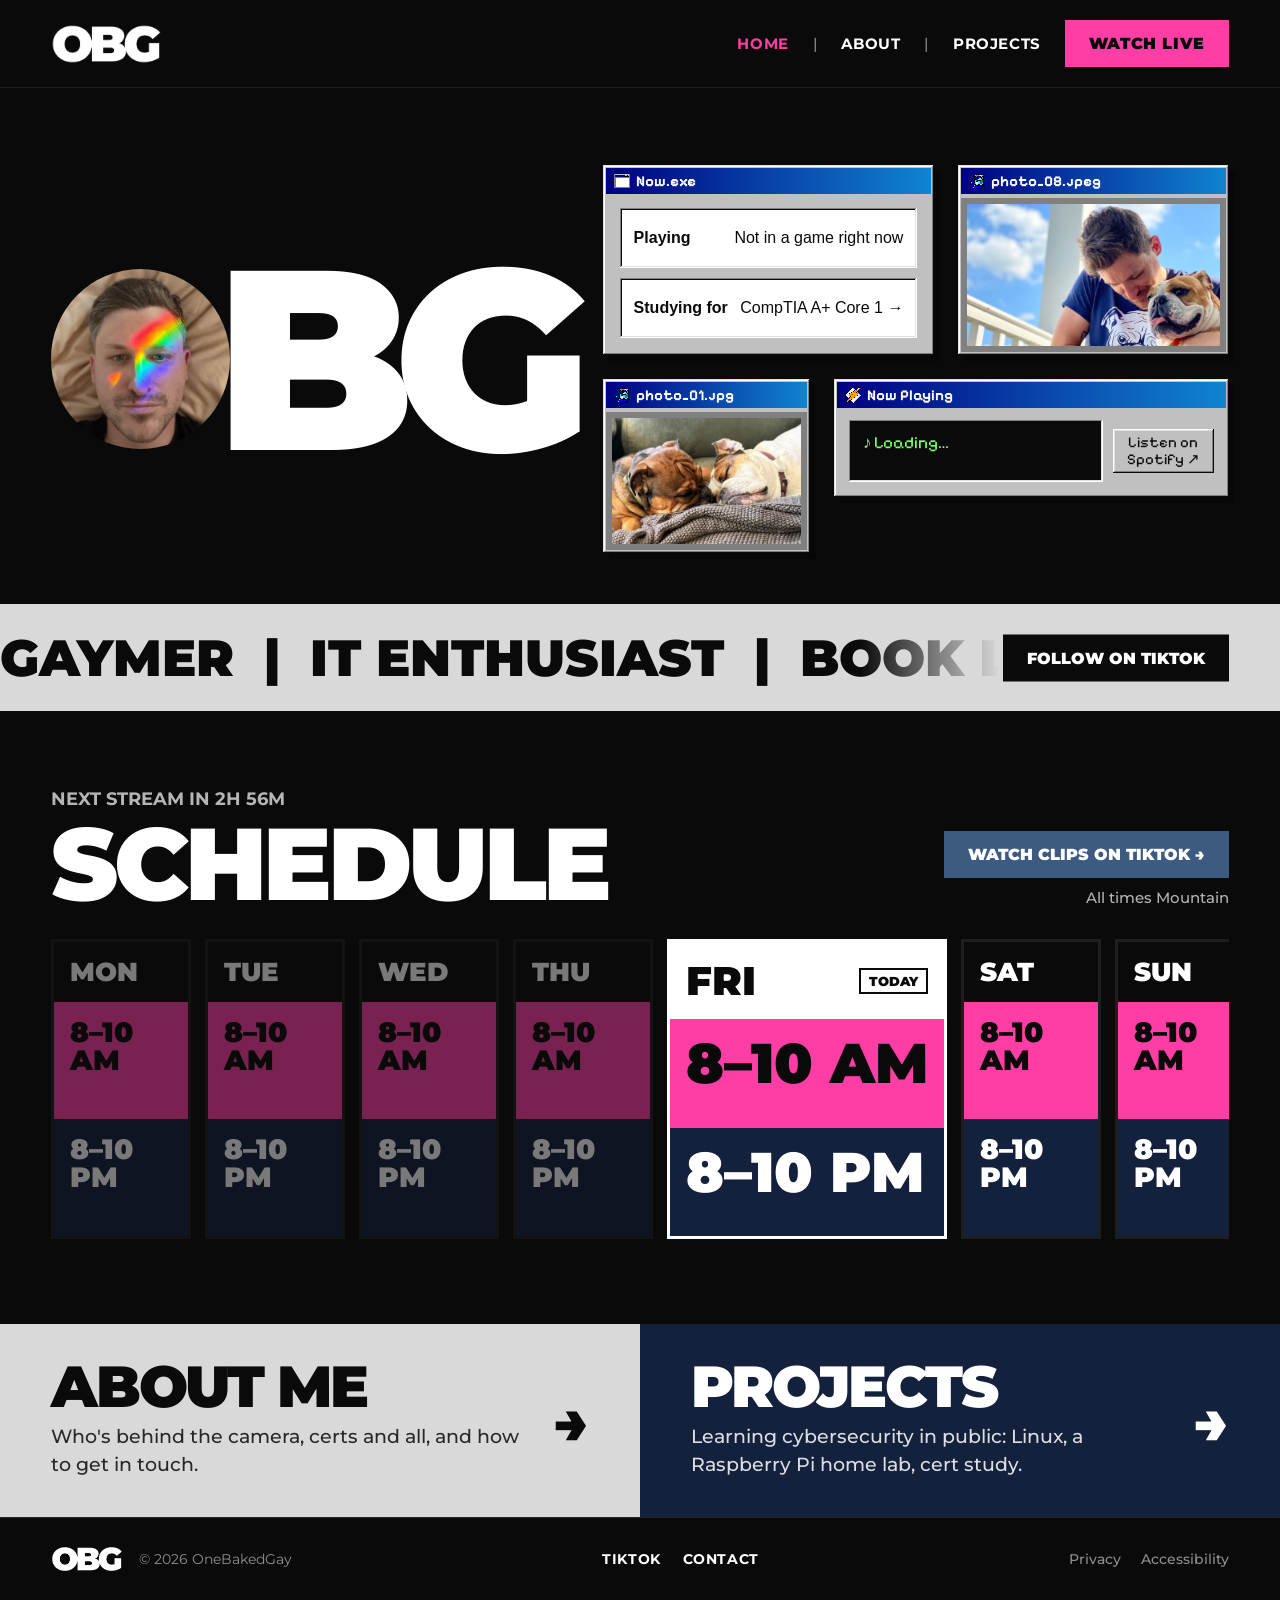
<file: index.html>
<!doctype html>
<html lang="en">
<head>
  <!-- The <head> holds info ABOUT the page: not shown directly -->
  <meta charset="utf-8">
  <meta name="viewport" content="width=device-width, initial-scale=1">
  <title>OneBakedGay — Gaming, IT and nerd stuff, live daily</title>
  <meta name="description" content="OneBakedGay: gaymer, IT enthusiast, book lover and occasional author. Live on TikTok every day, 8–10 AM and 8–10 PM Mountain.">
  <link rel="icon" href="assets/img/ky-cam.png">

  <!-- Fonts from Google Fonts -->
  <link rel="preconnect" href="https://fonts.googleapis.com">
  <link rel="preconnect" href="https://fonts.gstatic.com" crossorigin>
  <link rel="stylesheet" href="https://fonts.googleapis.com/css2?family=Montserrat:wght@500;700;900&family=Pixelify+Sans:wght@400;700&display=swap">

  <!-- Our shared styles, then styles only this page uses -->
  <link rel="stylesheet" href="assets/css/style.css">
  <link rel="stylesheet" href="assets/css/home.css">
</head>
<body>
  <!-- The <body> is everything you actually see -->

  <header class="site-header">
    <a class="logo" href="index.html"><img src="assets/img/obg-logo-white.png" alt="OneBakedGay home"></a>
    <nav class="site-nav" aria-label="Main">
      <a href="index.html" aria-current="page">HOME</a>
      <a href="about.html">ABOUT</a>
      <a href="projects.html">PROJECTS</a>
      <a class="btn btn--pink" href="https://www.tiktok.com/">WATCH LIVE</a>
    </nav>
  </header>

  <main>
    <!-- HERO: camera circle as the O, then BG, then the 98 windows -->
    <section class="hero">
      <div class="hero__logo">
        <img class="hero__cam" src="assets/img/ky-rainbow.jpg" alt="Ky with a rainbow of light across his face, as the O in OBG">
        <span class="hero__bg" aria-hidden="true">BG</span>
        <h1 class="sr-only">OneBakedGay</h1>
      </div>

      <div class="hero__windows">
        <div class="win-row win-row--top">
        <div class="w98 win-now">
          <div class="w98__title"><span><img class="w98__icon" src="assets/img/icons/application-x-executable.png" alt="">Now.exe</span></div>
          <div class="now-rows">
            <div class="w98-inset now-row"><b data-game="label">Playing</b><span data-game="name">Not in a game right now</span></div>
            <!-- Filled from the cert roadmap on projects.html (the step marked step--next) -->
            <a class="w98-inset now-row now-row--link" href="projects.html"><b>Studying for</b><span data-studying>CompTIA A+ Core 1</span></a>
          </div>
        </div>

        <div class="w98 win-photo2">
          <div class="w98__title"><span><img class="w98__icon" src="assets/img/icons/image-viewer.png" alt="">photo_08.jpeg</span></div>
          <div class="photo-frame"><img src="assets/img/pebbles.jpg" alt="Ky hugging Pebbles, a tan and white English bulldog, on a porch under a blue sky" class="photo-wide" style="object-position: 85% 40%"></div>
        </div>

        </div>
        <div class="win-row win-row--bottom">
        <div class="w98 win-photo1">
          <div class="w98__title"><span><img class="w98__icon" src="assets/img/icons/image-viewer.png" alt="">photo_01.jpg</span></div>
          <div class="photo-frame"><img src="assets/img/chopper-and-chewie.jpg" alt="Chopper and Chewie, two bulldogs, asleep side by side on a grey knit blanket" class="photo-landscape" style="object-position: 50% 60%"></div>
        </div>

        <div class="w98 win-music">
          <div class="w98__title"><span><img class="w98__icon" src="assets/img/icons/multimedia-audio-player.png" alt="">Now Playing</span></div>
          <div class="music">
            <div class="w98-inset music__screen">
              <div class="music__track"><span class="music__title" data-np="title">♪ Loading…</span><span class="music__status" data-np="status"></span></div>
              <div class="music__artist" data-np="artist">&nbsp;</div>
            </div>
            <a class="w98-btn music__link" data-np="link" href="https://open.spotify.com/">Listen on<br>Spotify ↗</a>
          </div>
        </div>
        </div>
      </div>

    </section>

    <!-- SCROLLING BAND + follow button -->
    <section class="marquee" aria-label="About OneBakedGay">
      <div class="marquee__strip">
        <div class="marquee__track" aria-hidden="true">
          <span>GAYMER &nbsp;|&nbsp; IT ENTHUSIAST &nbsp;|&nbsp; BOOK LOVER &nbsp;|&nbsp; OCCASIONAL AUTHOR &nbsp;|&nbsp;</span>
          <span>GAYMER &nbsp;|&nbsp; IT ENTHUSIAST &nbsp;|&nbsp; BOOK LOVER &nbsp;|&nbsp; OCCASIONAL AUTHOR &nbsp;|&nbsp;</span>
        </div>
        <p class="sr-only">Gaymer, IT enthusiast, book lover, occasional author.</p>
      </div>
      <a class="btn btn--black marquee__follow" href="https://www.tiktok.com/">FOLLOW ON TIKTOK</a>
    </section>

    <!-- SCHEDULE: day cards are built by assets/js/schedule.js -->
    <section class="band schedule">
      <div class="schedule__head">
        <div>
          <p class="schedule__status" id="stream-status">Live daily · 8–10 AM and 8–10 PM MT</p>
          <h2 class="schedule__title">SCHEDULE</h2>
        </div>
        <div class="schedule__side">
          <a class="btn btn--slate" href="https://www.tiktok.com/">WATCH CLIPS ON TIKTOK →</a>
          <span class="schedule__tz">All times Mountain</span>
        </div>
      </div>
      <div class="days" id="days"></div>
    </section>

    <!-- ABOUT ME + PROJECTS -->
    <section class="split">
      <a class="split__card split__card--grey" href="about.html">
        <span><span class="split__title">ABOUT ME</span><span class="split__sub">Who's behind the camera, certs and all, and how to get in touch.</span></span>
        <span class="split__arrow" aria-hidden="true">→</span>
      </a>
      <a class="split__card split__card--navy" href="projects.html">
        <span><span class="split__title">PROJECTS</span><span class="split__sub">Learning cybersecurity in public: Linux, a Raspberry Pi home lab, cert study.</span></span>
        <span class="split__arrow" aria-hidden="true">→</span>
      </a>
    </section>
  </main>

  <footer class="site-footer">
    <div style="display: flex; align-items: center; gap: 16px">
      <a class="logo" href="index.html"><img src="assets/img/obg-logo-white.png" alt="OneBakedGay home"></a>
      <span style="color: #8F8F8F">© 2026 OneBakedGay</span>
    </div>
    <nav aria-label="Social">
      <a href="https://www.tiktok.com/">TIKTOK</a>
      <a href="about.html">CONTACT</a>
    </nav>
    <div class="legal"><a href="privacy.html">Privacy</a><a href="accessibility.html">Accessibility</a></div>
  </footer>

  <!-- Scripts go last so the page shows first -->
  <script src="assets/js/schedule.js"></script>
  <script src="assets/js/nowplaying.js"></script>
  <script src="assets/js/gameplaying.js"></script>
  <script src="assets/js/studying.js"></script>
</body>
</html>
</file>
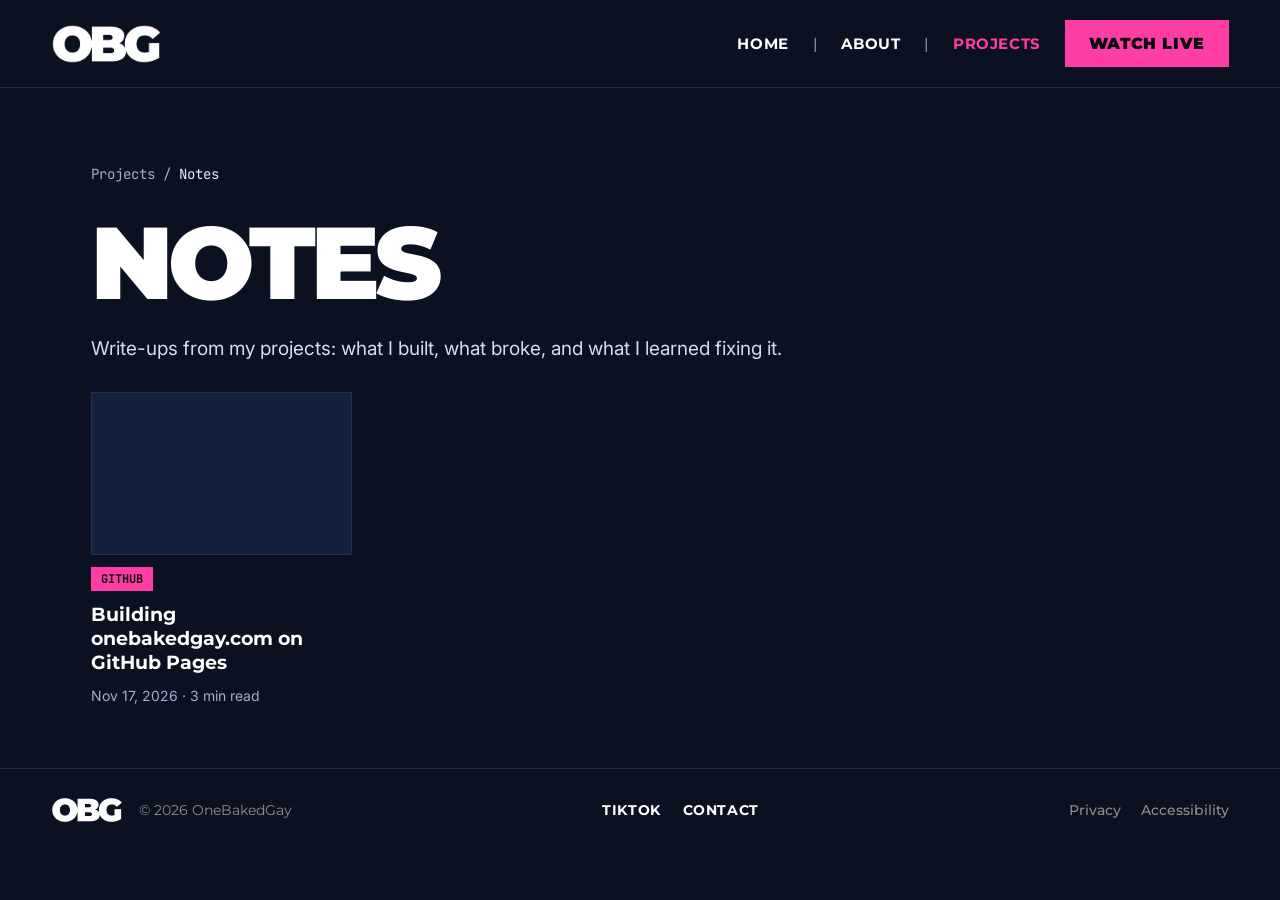
<file: notes/index.html>
<!doctype html>
<html lang="en">
<head>
  <meta charset="utf-8">
  <meta name="viewport" content="width=device-width, initial-scale=1">
  <title>Notes — OneBakedGay</title>
  <meta name="description" content="Write-ups from Ky's projects: home lab, GitHub and cert study.">
  <link rel="icon" href="../assets/img/ky-cam.png">
  <link rel="preconnect" href="https://fonts.googleapis.com">
  <link rel="preconnect" href="https://fonts.gstatic.com" crossorigin>
  <link rel="stylesheet" href="https://fonts.googleapis.com/css2?family=Montserrat:wght@500;700;900&family=Inter:wght@400;600&family=JetBrains+Mono:wght@400;700&display=swap">
  <link rel="stylesheet" href="../assets/css/style.css">
  <link rel="stylesheet" href="../assets/css/notes.css">
</head>
<body class="notes-page">

  <header class="site-header">
    <a class="logo" href="../index.html"><img src="../assets/img/obg-logo-white.png" alt="OneBakedGay home"></a>
    <nav class="site-nav" aria-label="Main">
      <a href="../index.html">HOME</a>
      <a href="../about.html">ABOUT</a>
      <a href="../projects.html" aria-current="page">PROJECTS</a>
      <a class="btn btn--pink" href="https://www.tiktok.com/">WATCH LIVE</a>
    </nav>
  </header>

  <main class="list">
    <nav class="crumbs" aria-label="Breadcrumb"><a href="../projects.html">Projects</a><span>/</span><span aria-current="page">Notes</span></nav>
    <h1 class="list-title">NOTES</h1>
    <p class="list-intro">Write-ups from my projects: what I built, what broke, and what I learned fixing it.</p>

    <!-- Newest post first. Copy a card to add a post. -->
    <div class="cards">
      <a class="card" href="building-this-site.html">
        <div class="card__img"></div>
        <span class="tag tag--github">GITHUB</span>
        <span class="card__title">Building onebakedgay.com on GitHub Pages</span>
        <span class="card__meta">Nov 17, 2026 · 3 min read</span>
      </a>
    </div>
  </main>

  <footer class="site-footer">
    <div style="display: flex; align-items: center; gap: 16px">
      <a class="logo" href="../index.html"><img src="../assets/img/obg-logo-white.png" alt="OneBakedGay home"></a>
      <span style="color: #8F8F8F">© 2026 OneBakedGay</span>
    </div>
    <nav aria-label="Social">
      <a href="https://www.tiktok.com/">TIKTOK</a>
      <a href="../about.html">CONTACT</a>
    </nav>
    <div class="legal"><a href="../privacy.html">Privacy</a><a href="../accessibility.html">Accessibility</a></div>
  </footer>
</body>
</html>
</file>
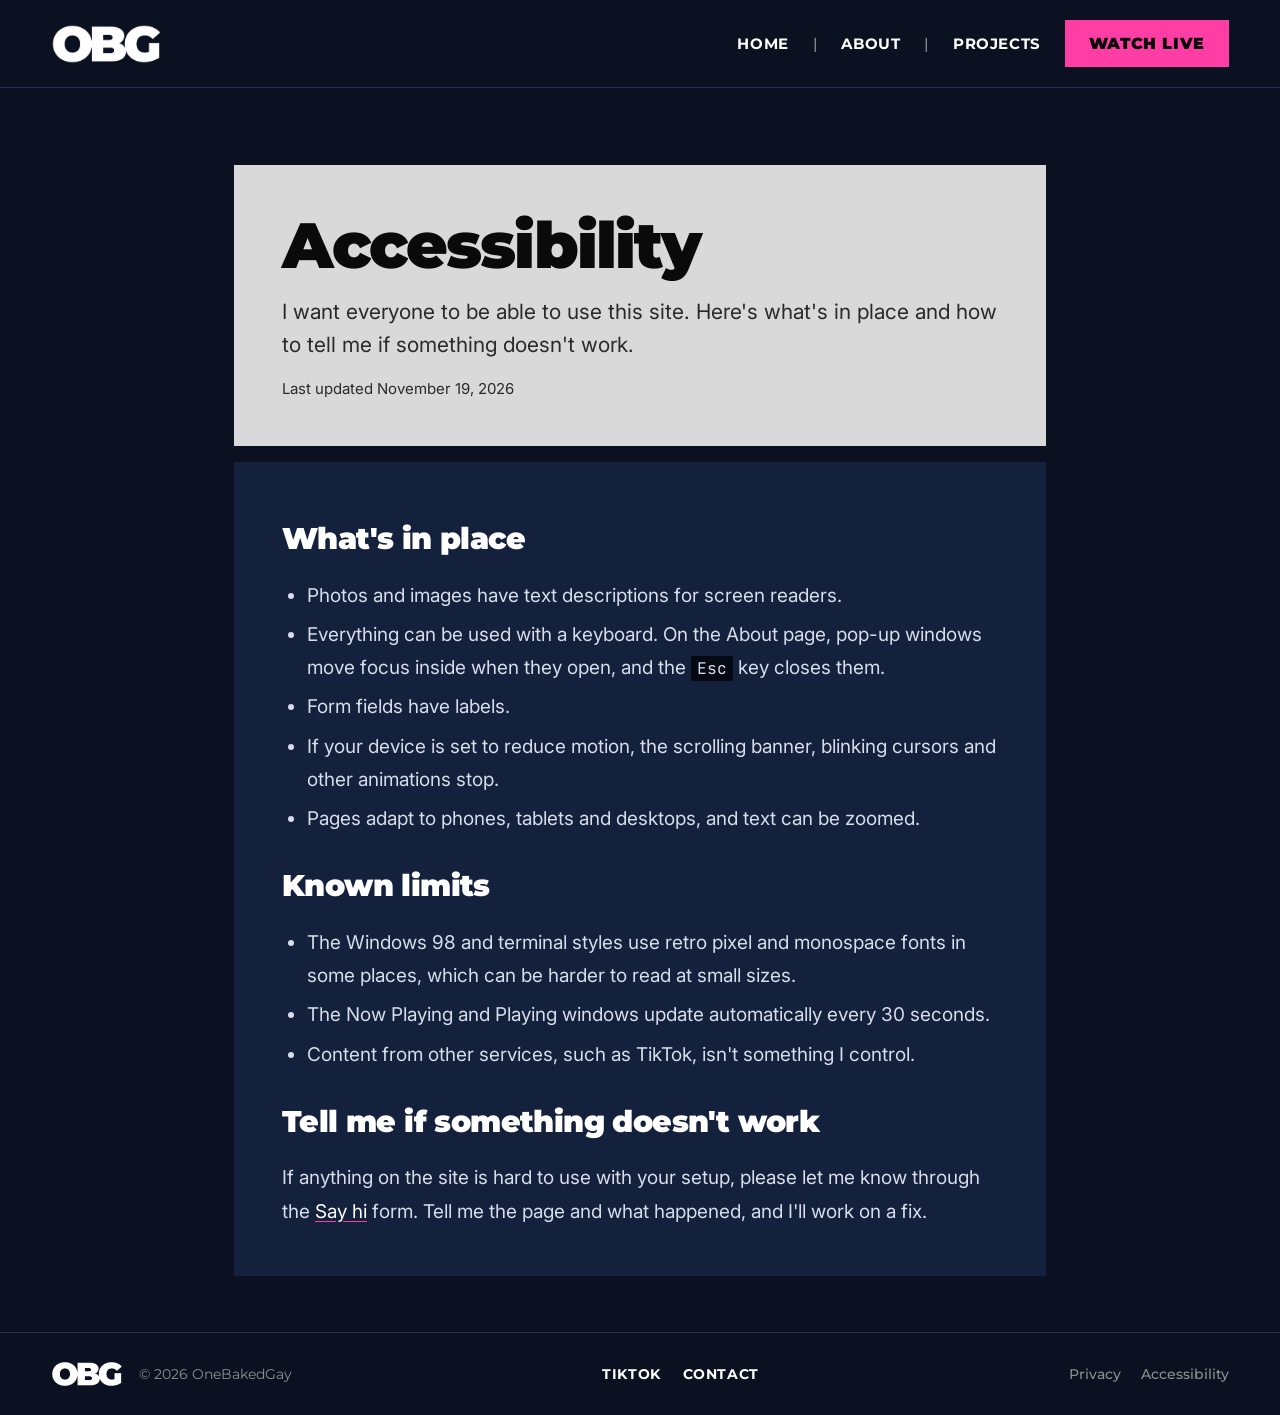
<file: accessibility.html>
<!doctype html>
<html lang="en">
<head>
  <meta charset="utf-8">
  <meta name="viewport" content="width=device-width, initial-scale=1">
  <title>Accessibility — OneBakedGay</title>
  <meta name="description" content="I want everyone to be able to use this site. Here's what's in place and how to tell me if something doesn't work.">
  <link rel="icon" href="assets/img/ky-cam.png">
  <link rel="preconnect" href="https://fonts.googleapis.com">
  <link rel="preconnect" href="https://fonts.gstatic.com" crossorigin>
  <link rel="stylesheet" href="https://fonts.googleapis.com/css2?family=Montserrat:wght@500;700;900&family=Inter:wght@400;600&family=JetBrains+Mono:wght@400;700&display=swap">
  <link rel="stylesheet" href="assets/css/style.css">
  <link rel="stylesheet" href="assets/css/notes.css">
</head>
<body class="notes-page">

  <header class="site-header">
    <a class="logo" href="index.html"><img src="assets/img/obg-logo-white.png" alt="OneBakedGay home"></a>
    <nav class="site-nav" aria-label="Main">
      <a href="index.html">HOME</a>
      <a href="about.html">ABOUT</a>
      <a href="projects.html">PROJECTS</a>
      <a class="btn btn--pink" href="https://www.tiktok.com/">WATCH LIVE</a>
    </nav>
  </header>

  <main>
    <article class="post">
      <header class="post__head">
        <h1 class="post__title">Accessibility</h1>
        <p class="post__summary">I want everyone to be able to use this site. Here's what's in place and how to tell me if something doesn't work.</p>
        <div class="byline"><div><span>Last updated November 19, 2026</span></div></div>
      </header>
      <div class="post__body">
        <div class="prose">
          <h2>What's in place</h2>
          <ul>
            <li>Photos and images have text descriptions for screen readers.</li>
            <li>Everything can be used with a keyboard. On the About page, pop-up windows move focus inside when they open, and the <code>Esc</code> key closes them.</li>
            <li>Form fields have labels.</li>
            <li>If your device is set to reduce motion, the scrolling banner, blinking cursors and other animations stop.</li>
            <li>Pages adapt to phones, tablets and desktops, and text can be zoomed.</li>
          </ul>

          <h2>Known limits</h2>
          <ul>
            <li>The Windows 98 and terminal styles use retro pixel and monospace fonts in some places, which can be harder to read at small sizes.</li>
            <li>The Now Playing and Playing windows update automatically every 30 seconds.</li>
            <li>Content from other services, such as TikTok, isn't something I control.</li>
          </ul>

          <h2>Tell me if something doesn't work</h2>
          <p>If anything on the site is hard to use with your setup, please let me know through the <a href="about.html">Say hi</a> form. Tell me the page and what happened, and I'll work on a fix.</p>
        </div>
      </div>
    </article>
  </main>

  <footer class="site-footer">
    <div style="display: flex; align-items: center; gap: 16px">
      <a class="logo" href="index.html"><img src="assets/img/obg-logo-white.png" alt="OneBakedGay home"></a>
      <span style="color: #8F8F8F">© 2026 OneBakedGay</span>
    </div>
    <nav aria-label="Social">
      <a href="https://www.tiktok.com/">TIKTOK</a>
      <a href="about.html">CONTACT</a>
    </nav>
    <div class="legal"><a href="privacy.html">Privacy</a><a href="accessibility.html">Accessibility</a></div>
  </footer>
</body>
</html>
</file>
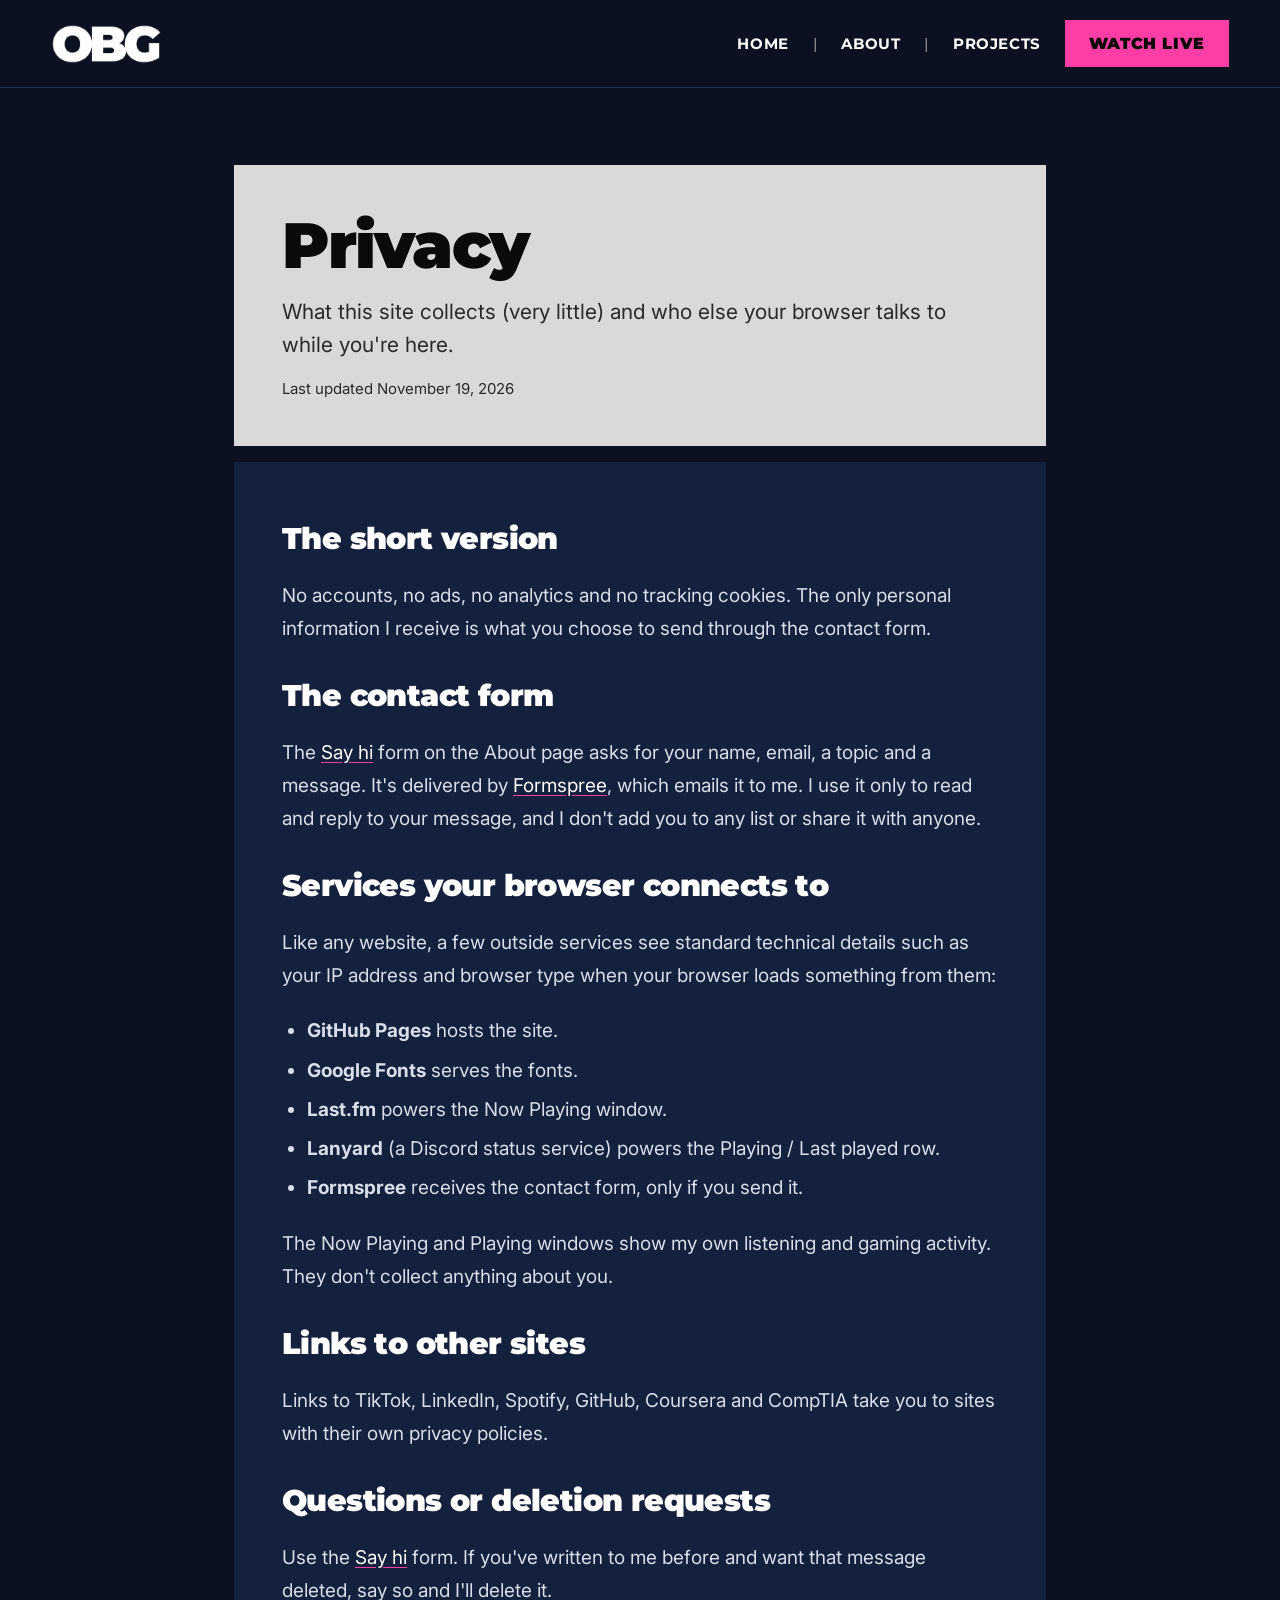
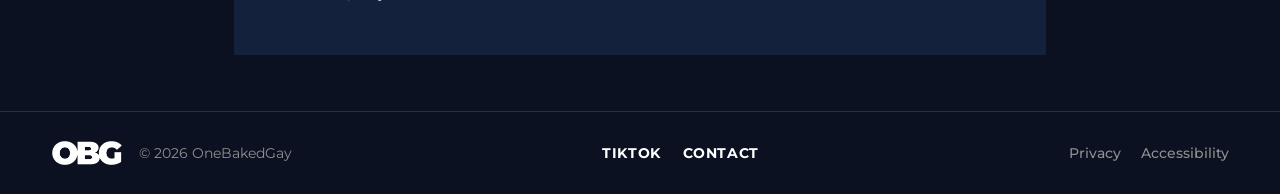
<file: privacy.html>
<!doctype html>
<html lang="en">
<head>
  <meta charset="utf-8">
  <meta name="viewport" content="width=device-width, initial-scale=1">
  <title>Privacy — OneBakedGay</title>
  <meta name="description" content="What this site collects (very little) and who else your browser talks to while you're here.">
  <link rel="icon" href="assets/img/ky-cam.png">
  <link rel="preconnect" href="https://fonts.googleapis.com">
  <link rel="preconnect" href="https://fonts.gstatic.com" crossorigin>
  <link rel="stylesheet" href="https://fonts.googleapis.com/css2?family=Montserrat:wght@500;700;900&family=Inter:wght@400;600&family=JetBrains+Mono:wght@400;700&display=swap">
  <link rel="stylesheet" href="assets/css/style.css">
  <link rel="stylesheet" href="assets/css/notes.css">
</head>
<body class="notes-page">

  <header class="site-header">
    <a class="logo" href="index.html"><img src="assets/img/obg-logo-white.png" alt="OneBakedGay home"></a>
    <nav class="site-nav" aria-label="Main">
      <a href="index.html">HOME</a>
      <a href="about.html">ABOUT</a>
      <a href="projects.html">PROJECTS</a>
      <a class="btn btn--pink" href="https://www.tiktok.com/">WATCH LIVE</a>
    </nav>
  </header>

  <main>
    <article class="post">
      <header class="post__head">
        <h1 class="post__title">Privacy</h1>
        <p class="post__summary">What this site collects (very little) and who else your browser talks to while you're here.</p>
        <div class="byline"><div><span>Last updated November 19, 2026</span></div></div>
      </header>
      <div class="post__body">
        <div class="prose">
          <h2>The short version</h2>
          <p>No accounts, no ads, no analytics and no tracking cookies. The only personal information I receive is what you choose to send through the contact form.</p>

          <h2>The contact form</h2>
          <p>The <a href="about.html">Say hi</a> form on the About page asks for your name, email, a topic and a message. It's delivered by <a href="https://formspree.io/">Formspree</a>, which emails it to me. I use it only to read and reply to your message, and I don't add you to any list or share it with anyone.</p>

          <h2>Services your browser connects to</h2>
          <p>Like any website, a few outside services see standard technical details such as your IP address and browser type when your browser loads something from them:</p>
          <ul>
            <li><strong>GitHub Pages</strong> hosts the site.</li>
            <li><strong>Google Fonts</strong> serves the fonts.</li>
            <li><strong>Last.fm</strong> powers the Now Playing window.</li>
            <li><strong>Lanyard</strong> (a Discord status service) powers the Playing / Last played row.</li>
            <li><strong>Formspree</strong> receives the contact form, only if you send it.</li>
          </ul>
          <p>The Now Playing and Playing windows show my own listening and gaming activity. They don't collect anything about you.</p>

          <h2>Links to other sites</h2>
          <p>Links to TikTok, LinkedIn, Spotify, GitHub, Coursera and CompTIA take you to sites with their own privacy policies.</p>

          <h2>Questions or deletion requests</h2>
          <p>Use the <a href="about.html">Say hi</a> form. If you've written to me before and want that message deleted, say so and I'll delete it.</p>
        </div>
      </div>
    </article>
  </main>

  <footer class="site-footer">
    <div style="display: flex; align-items: center; gap: 16px">
      <a class="logo" href="index.html"><img src="assets/img/obg-logo-white.png" alt="OneBakedGay home"></a>
      <span style="color: #8F8F8F">© 2026 OneBakedGay</span>
    </div>
    <nav aria-label="Social">
      <a href="https://www.tiktok.com/">TIKTOK</a>
      <a href="about.html">CONTACT</a>
    </nav>
    <div class="legal"><a href="privacy.html">Privacy</a><a href="accessibility.html">Accessibility</a></div>
  </footer>
</body>
</html>
</file>
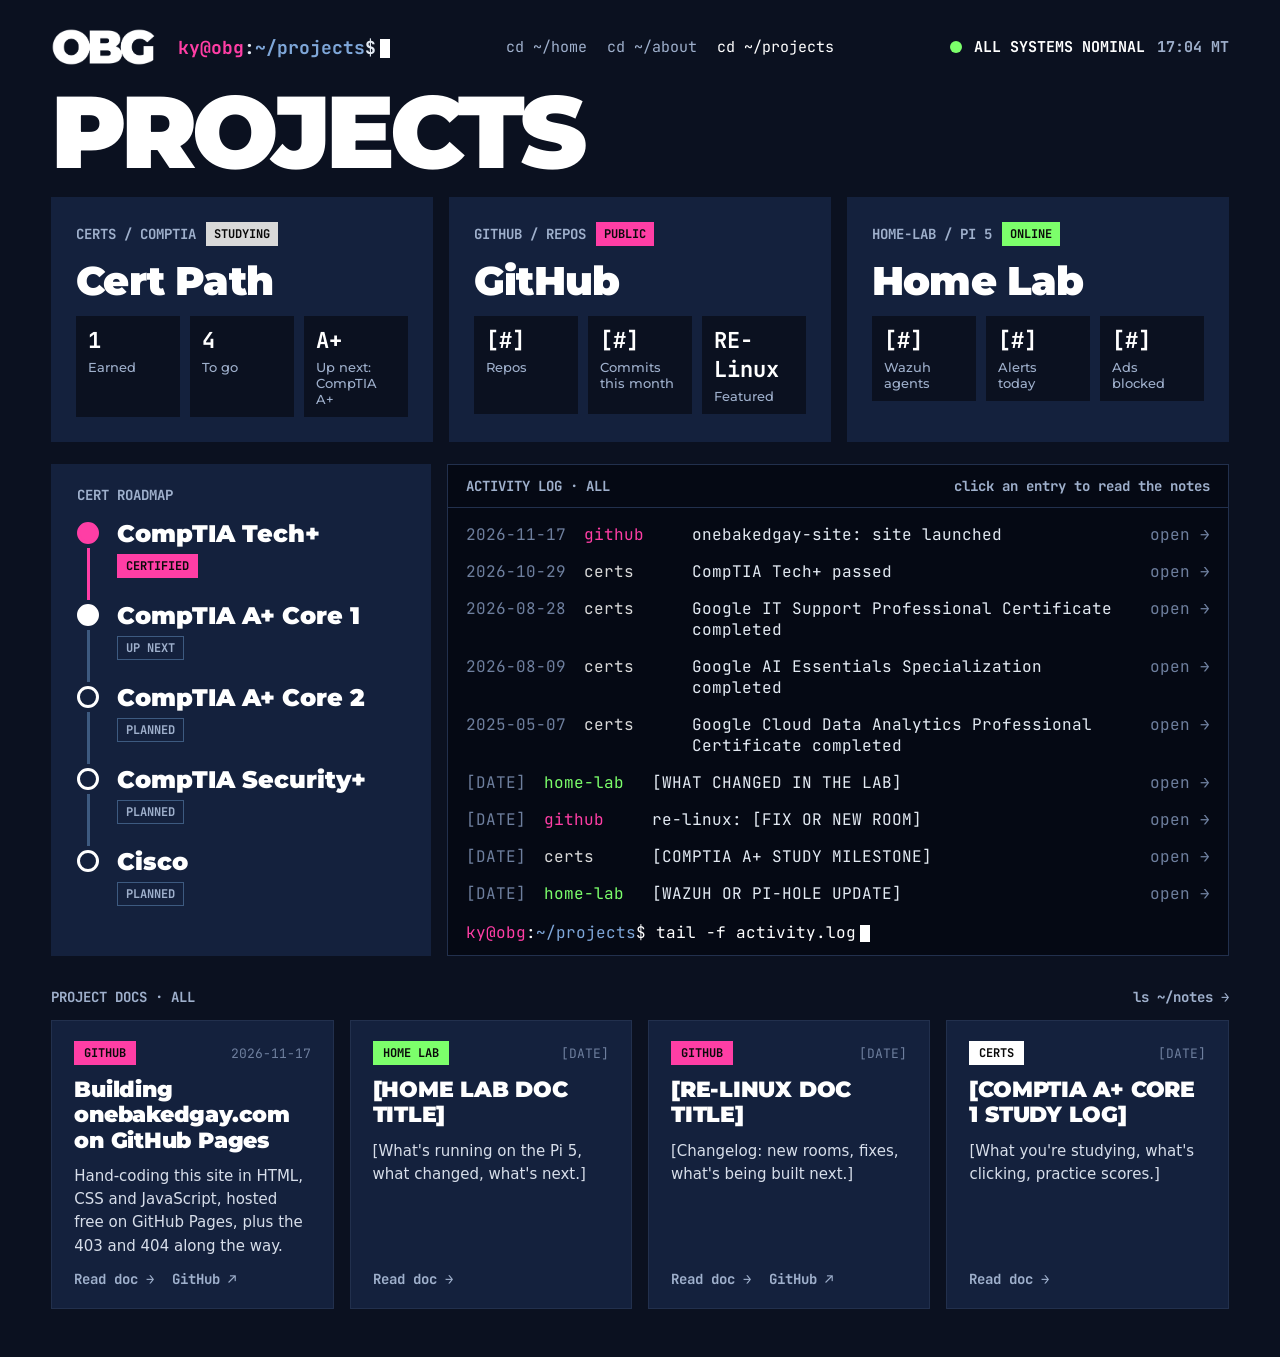
<file: projects.html>
<!doctype html>
<html lang="en">
<head>
  <meta charset="utf-8">
  <meta name="viewport" content="width=device-width, initial-scale=1">
  <title>Projects — OneBakedGay</title>
  <meta name="description" content="Ky's projects: the CompTIA cert path, GitHub repos and a Raspberry Pi home lab running Wazuh and Pi-hole.">
  <link rel="icon" href="assets/img/ky-cam.png">
  <link rel="preconnect" href="https://fonts.googleapis.com">
  <link rel="preconnect" href="https://fonts.gstatic.com" crossorigin>
  <link rel="stylesheet" href="https://fonts.googleapis.com/css2?family=Montserrat:wght@500;700;900&family=JetBrains+Mono:wght@400;700&display=swap">
  <link rel="stylesheet" href="assets/css/style.css">
  <link rel="stylesheet" href="assets/css/projects.css">
</head>
<body class="console-page">

  <!-- TOP BAR: logo + shell prompt on the left, status on the right -->
  <header class="topbar">
    <div class="topbar__left">
      <a class="logo" href="index.html"><img src="assets/img/obg-logo-white.png" alt="OneBakedGay home"></a>
      <span class="prompt"><span class="prompt__user">ky@obg</span>:<span class="prompt__path">~/projects</span>$<span class="cursor" aria-hidden="true"></span></span>
    </div>
    <nav class="cmd-nav" aria-label="Main">
      <a href="index.html">cd ~/home</a>
      <a href="about.html">cd ~/about</a>
      <a href="projects.html" aria-current="page">cd ~/projects</a>
    </nav>
    <div class="status"><span class="status__dot" aria-hidden="true"></span><span>ALL SYSTEMS NOMINAL</span><span class="status__clock" id="clock">--:-- MT</span></div>
  </header>

  <main class="console">
    <h1 class="console__title">PROJECTS</h1>

    <!-- TILES: click one to filter the activity log. data-filter matches data-src below. -->
    <section class="tiles" aria-label="Projects (click to filter the activity log)">
      <button class="tile" type="button" data-filter="certs" aria-pressed="false" style="--tile-color: var(--grey)">
        <span class="tile__top"><span class="tile__kicker">CERTS / COMPTIA</span><span class="tile__badge">STUDYING</span></span>
        <span class="tile__title">Cert Path</span>
        <span class="tile__stats">
          <span class="stat"><b>1</b><span>Earned</span></span>
          <span class="stat"><b>4</b><span>To go</span></span>
          <span class="stat"><b>A+</b><span>Up next: CompTIA A+</span></span>
        </span>
      </button>
      <button class="tile" type="button" data-filter="github" aria-pressed="false" style="--tile-color: var(--pink)">
        <span class="tile__top"><span class="tile__kicker">GITHUB / REPOS</span><span class="tile__badge">PUBLIC</span></span>
        <span class="tile__title">GitHub</span>
        <span class="tile__stats">
          <span class="stat"><b>[#]</b><span>Repos</span></span>
          <span class="stat"><b>[#]</b><span>Commits this month</span></span>
          <span class="stat"><b>RE-Linux</b><span>Featured</span></span>
        </span>
      </button>
      <button class="tile" type="button" data-filter="home-lab" aria-pressed="false" style="--tile-color: var(--green)">
        <span class="tile__top"><span class="tile__kicker">HOME-LAB / PI 5</span><span class="tile__badge">ONLINE</span></span>
        <span class="tile__title">Home Lab</span>
        <span class="tile__stats">
          <span class="stat"><b>[#]</b><span>Wazuh agents</span></span>
          <span class="stat"><b>[#]</b><span>Alerts today</span></span>
          <span class="stat"><b>[#]</b><span>Ads blocked</span></span>
        </span>
      </button>
    </section>

    <div class="lower">
      <!-- CERT ROADMAP: a vertical timeline. Classes: --done, --next, or none (planned). -->
      <section class="roadmap" aria-labelledby="roadmap-h">
        <h2 class="label" id="roadmap-h">CERT ROADMAP</h2>
        <ol class="steps">
          <li class="step step--done"><span class="step__name">CompTIA Tech+</span><span class="step__tag">CERTIFIED</span></li>
          <li class="step step--next"><span class="step__name">CompTIA A+ Core 1</span><span class="step__tag">UP NEXT</span></li>
          <li class="step"><span class="step__name">CompTIA A+ Core 2</span><span class="step__tag">PLANNED</span></li>
          <li class="step"><span class="step__name">CompTIA Security+</span><span class="step__tag">PLANNED</span></li>
          <li class="step"><span class="step__name">Cisco</span><span class="step__tag">PLANNED</span></li>
        </ol>
      </section>

      <!-- ACTIVITY LOG: newest first. Each entry links to its notes post. -->
      <section class="log" aria-labelledby="log-h">
        <div class="log__head"><h2 class="label" id="log-h">ACTIVITY LOG · <span id="filter-label">ALL</span></h2><span class="log__hint">click an entry to read the notes</span></div>
        <div class="log__body">
          <a class="entry" data-src="github" href="notes/building-this-site.html"><span class="entry__date">2026-11-17</span><span class="entry__src">github</span><span class="entry__msg">onebakedgay-site: site launched</span><span class="entry__open">open →</span></a>
          <a class="entry" data-src="certs" href="notes/"><span class="entry__date">2026-10-29</span><span class="entry__src">certs</span><span class="entry__msg">CompTIA Tech+ passed</span><span class="entry__open">open →</span></a>
          <a class="entry" data-src="certs" href="https://coursera.org/verify/professional-cert/8QDTJINJLT18"><span class="entry__date">2026-08-28</span><span class="entry__src">certs</span><span class="entry__msg">Google IT Support Professional Certificate completed</span><span class="entry__open">open →</span></a>
          <a class="entry" data-src="certs" href="https://coursera.org/verify/specialization/25D80U3CP4VB"><span class="entry__date">2026-08-09</span><span class="entry__src">certs</span><span class="entry__msg">Google AI Essentials Specialization completed</span><span class="entry__open">open →</span></a>
          <a class="entry" data-src="certs" href="https://coursera.org/verify/professional-cert/9INIHFJSX7OW"><span class="entry__date">2025-05-07</span><span class="entry__src">certs</span><span class="entry__msg">Google Cloud Data Analytics Professional Certificate completed</span><span class="entry__open">open →</span></a>
          <a class="entry" data-src="home-lab" href="notes/"><span class="entry__date">[DATE]</span><span class="entry__src">home-lab</span><span class="entry__msg">[WHAT CHANGED IN THE LAB]</span><span class="entry__open">open →</span></a>
          <a class="entry" data-src="github" href="notes/"><span class="entry__date">[DATE]</span><span class="entry__src">github</span><span class="entry__msg">re-linux: [FIX OR NEW ROOM]</span><span class="entry__open">open →</span></a>
          <a class="entry" data-src="certs" href="notes/"><span class="entry__date">[DATE]</span><span class="entry__src">certs</span><span class="entry__msg">[COMPTIA A+ STUDY MILESTONE]</span><span class="entry__open">open →</span></a>
          <a class="entry" data-src="home-lab" href="notes/"><span class="entry__date">[DATE]</span><span class="entry__src">home-lab</span><span class="entry__msg">[WAZUH OR PI-HOLE UPDATE]</span><span class="entry__open">open →</span></a>
          <p class="log__prompt"><span class="prompt__user">ky@obg</span>:<span class="prompt__path">~/projects</span>$ tail -f activity.log<span class="cursor" aria-hidden="true"></span></p>
        </div>
      </section>
    </div>

    <!-- PROJECT DOCS: one card per write-up. data-src matches the tiles above,
         so clicking a tile filters these too. Docs are made from notes/TEMPLATE.html. -->
    <section class="docs" aria-labelledby="docs-h">
      <div class="docs__head">
        <h2 class="label" id="docs-h">PROJECT DOCS · <span id="docs-filter-label">ALL</span></h2>
        <a class="docs__all" href="notes/">ls ~/notes →</a>
      </div>
      <div class="docs__grid">
        <article class="doc" data-src="github">
          <div class="doc__top"><span class="tag tag--github">GITHUB</span><span class="doc__date">2026-11-17</span></div>
          <h3 class="doc__title"><a href="notes/building-this-site.html">Building onebakedgay.com on GitHub Pages</a></h3>
          <p class="doc__sum">Hand-coding this site in HTML, CSS and JavaScript, hosted free on GitHub Pages, plus the 403 and 404 along the way.</p>
          <div class="doc__links"><a href="notes/building-this-site.html">Read doc →</a><a href="https://github.com/KyleZona/onebakedgay-site">GitHub ↗</a></div>
        </article>
        <article class="doc" data-src="home-lab">
          <div class="doc__top"><span class="tag tag--homelab">HOME LAB</span><span class="doc__date">[DATE]</span></div>
          <h3 class="doc__title"><a href="notes/">[HOME LAB DOC TITLE]</a></h3>
          <p class="doc__sum">[What's running on the Pi 5, what changed, what's next.]</p>
          <div class="doc__links"><a href="notes/">Read doc →</a></div>
        </article>
        <article class="doc" data-src="github">
          <div class="doc__top"><span class="tag tag--github">GITHUB</span><span class="doc__date">[DATE]</span></div>
          <h3 class="doc__title"><a href="notes/">[RE-LINUX DOC TITLE]</a></h3>
          <p class="doc__sum">[Changelog: new rooms, fixes, what's being built next.]</p>
          <div class="doc__links"><a href="notes/">Read doc →</a><a href="https://github.com/KyleZona">GitHub ↗</a></div>
        </article>
        <article class="doc" data-src="certs">
          <div class="doc__top"><span class="tag tag--certs">CERTS</span><span class="doc__date">[DATE]</span></div>
          <h3 class="doc__title"><a href="notes/">[COMPTIA A+ CORE 1 STUDY LOG]</a></h3>
          <p class="doc__sum">[What you're studying, what's clicking, practice scores.]</p>
          <div class="doc__links"><a href="notes/">Read doc →</a></div>
        </article>
      </div>
      <p class="docs__empty" id="docs-empty" hidden>No docs for this project yet.</p>
    </section>
  </main>

  <script src="assets/js/projects.js"></script>
</body>
</html>
</file>
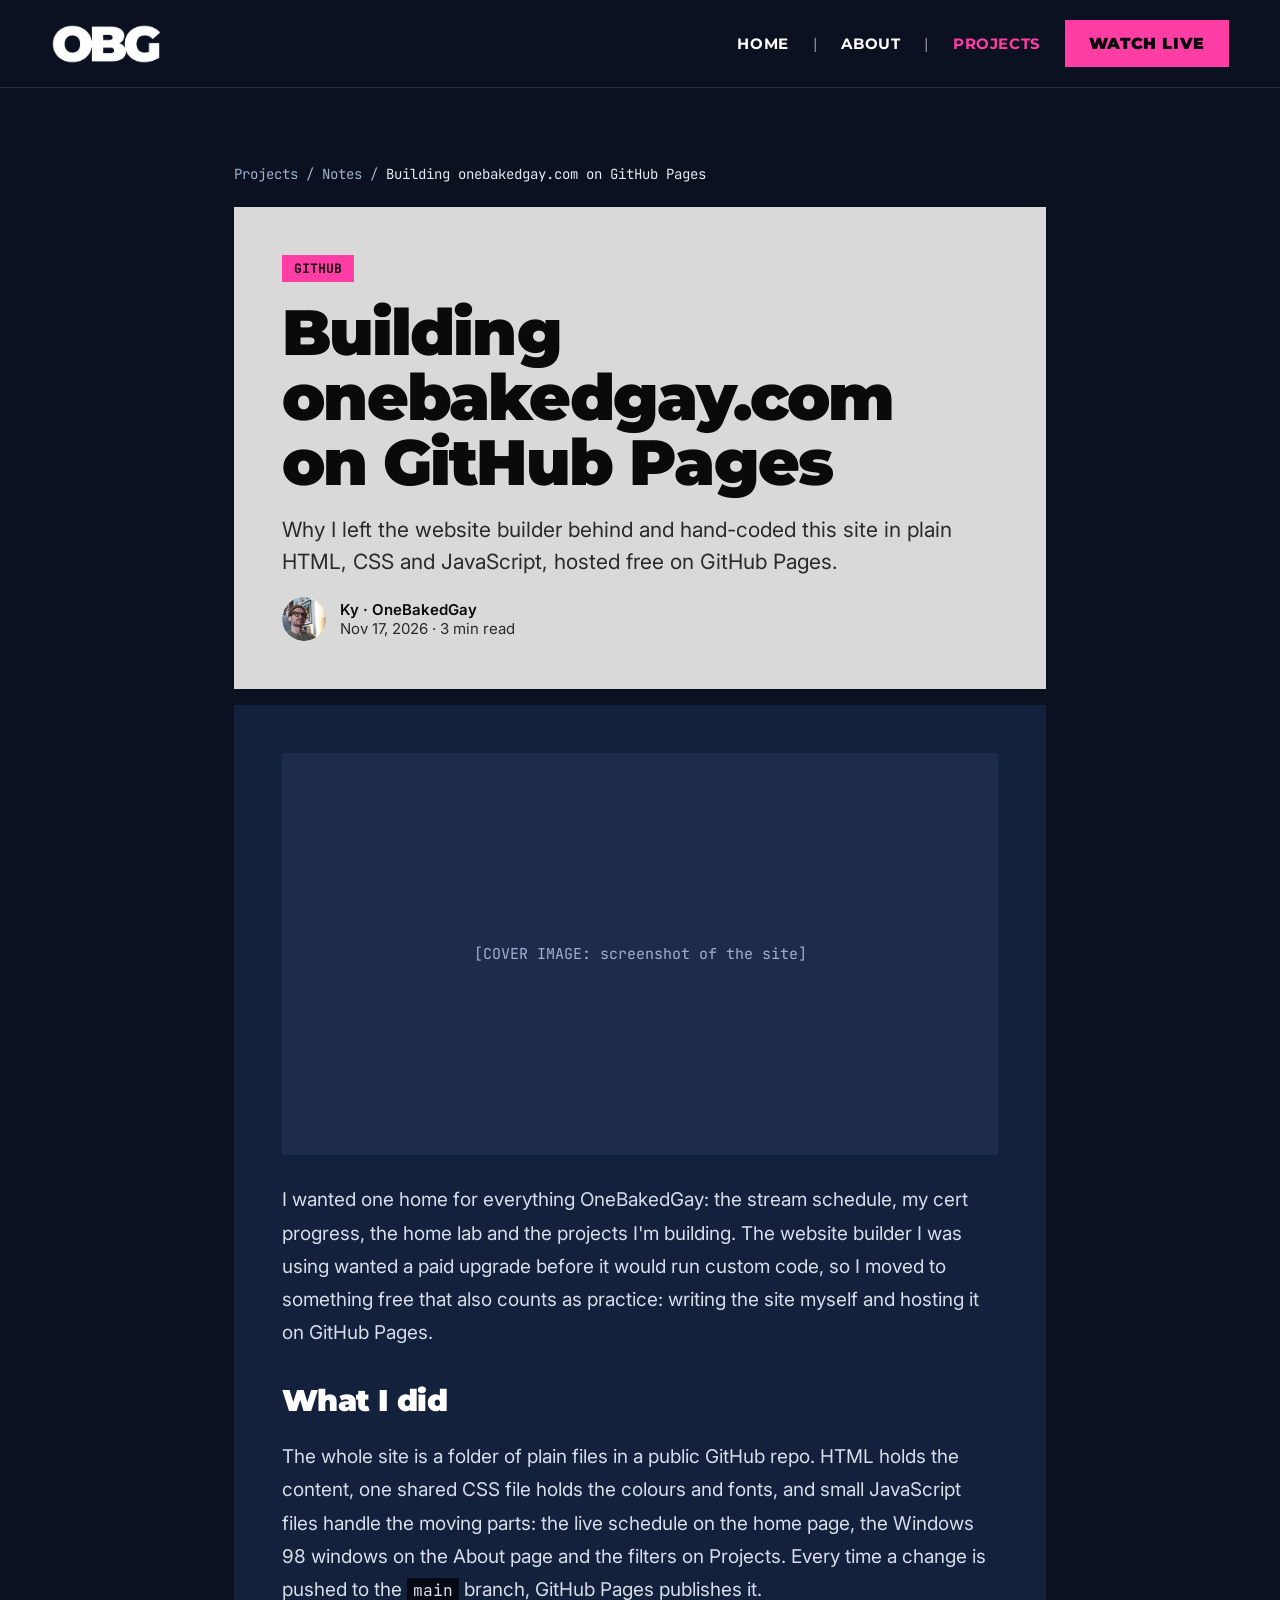
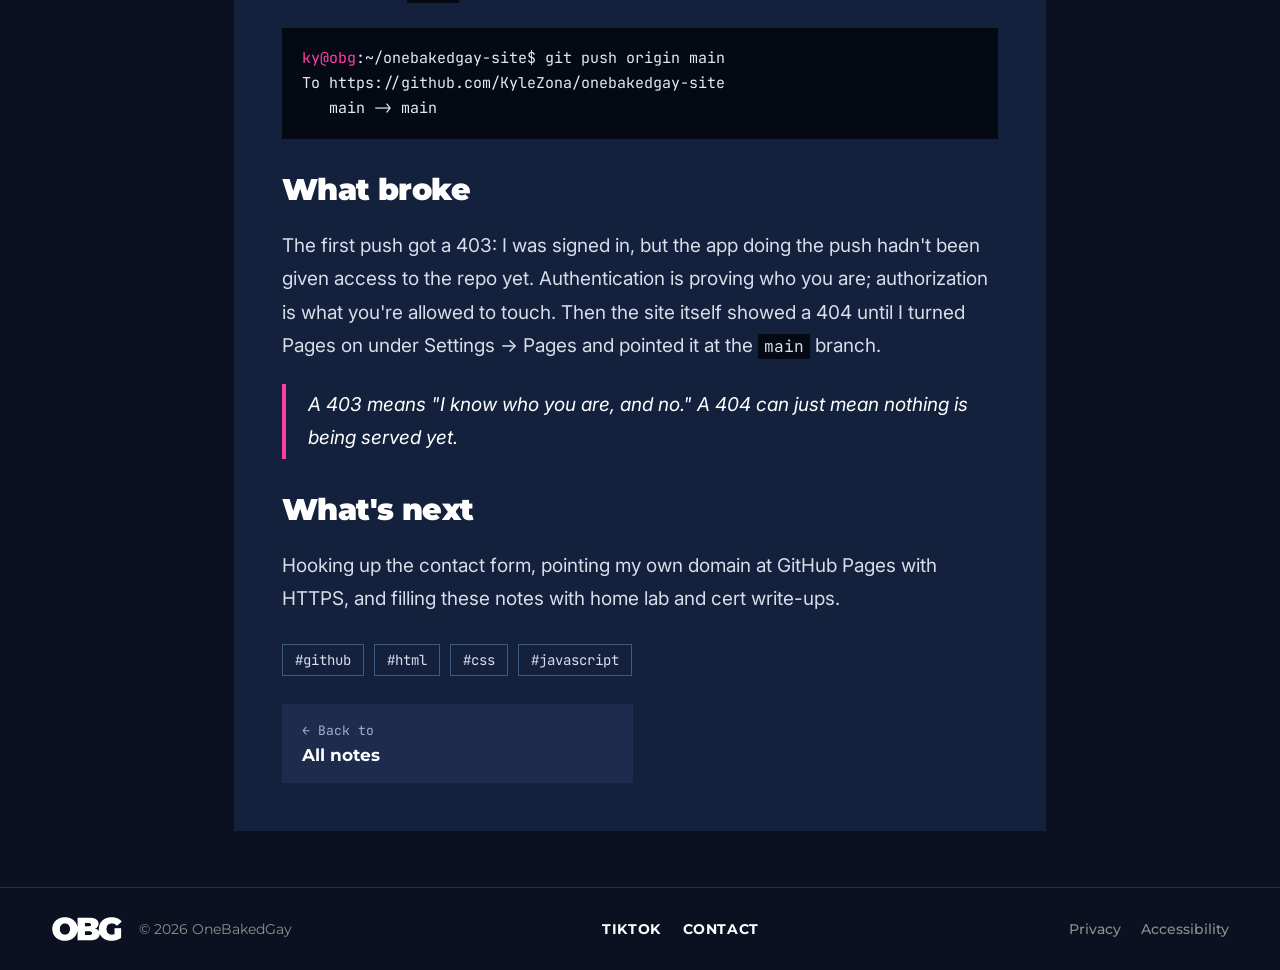
<file: notes/building-this-site.html>
<!doctype html>
<html lang="en">
<head>
  <meta charset="utf-8">
  <meta name="viewport" content="width=device-width, initial-scale=1">
  <title>Building onebakedgay.com on GitHub Pages — OneBakedGay</title>
  <meta name="description" content="Why I left the website builder behind and hand-coded this site in plain HTML, CSS and JavaScript, hosted free on GitHub Pages.">
  <link rel="icon" href="../assets/img/ky-cam.png">
  <link rel="preconnect" href="https://fonts.googleapis.com">
  <link rel="preconnect" href="https://fonts.gstatic.com" crossorigin>
  <link rel="stylesheet" href="https://fonts.googleapis.com/css2?family=Montserrat:wght@500;700;900&family=Inter:wght@400;600&family=JetBrains+Mono:wght@400;700&display=swap">
  <link rel="stylesheet" href="../assets/css/style.css">
  <link rel="stylesheet" href="../assets/css/notes.css">
</head>
<body class="notes-page">

  <header class="site-header">
    <a class="logo" href="../index.html"><img src="../assets/img/obg-logo-white.png" alt="OneBakedGay home"></a>
    <nav class="site-nav" aria-label="Main">
      <a href="../index.html">HOME</a>
      <a href="../about.html">ABOUT</a>
      <a href="../projects.html" aria-current="page">PROJECTS</a>
      <a class="btn btn--pink" href="https://www.tiktok.com/">WATCH LIVE</a>
    </nav>
  </header>

  <main>
    <article class="post">
      <nav class="crumbs" aria-label="Breadcrumb">
        <a href="../projects.html">Projects</a><span>/</span><a href="index.html">Notes</a><span>/</span><span aria-current="page">Building onebakedgay.com on GitHub Pages</span>
      </nav>

      <!-- GREY TITLE TILE -->
      <header class="post__head">
        <span class="tag tag--github">GITHUB</span>
        <h1 class="post__title">Building onebakedgay.com on GitHub Pages</h1>
        <p class="post__summary">Why I left the website builder behind and hand-coded this site in plain HTML, CSS and JavaScript, hosted free on GitHub Pages.</p>
        <div class="byline">
          <img src="../assets/img/ky-cam.png" alt="">
          <div><b>Ky · OneBakedGay</b><span>Nov 17, 2026 · 3 min read</span></div>
        </div>
      </header>

      <!-- NAVY BODY TILE -->
      <div class="post__body">
        <!-- Swap the text for <img src="../assets/img/notes/your-image.jpg" alt="what it shows"> -->
        <figure class="cover">[COVER IMAGE: screenshot of the site]</figure>

        <div class="prose">
          <p>I wanted one home for everything OneBakedGay: the stream schedule, my cert progress, the home lab and the projects I'm building. The website builder I was using wanted a paid upgrade before it would run custom code, so I moved to something free that also counts as practice: writing the site myself and hosting it on GitHub Pages.</p>

          <h2>What I did</h2>
          <p>The whole site is a folder of plain files in a public GitHub repo. HTML holds the content, one shared CSS file holds the colours and fonts, and small JavaScript files handle the moving parts: the live schedule on the home page, the Windows 98 windows on the About page and the filters on Projects. Every time a change is pushed to the <code>main</code> branch, GitHub Pages publishes it.</p>
<pre><code><span class="you">ky@obg</span>:~/onebakedgay-site$ git push origin main
To https://github.com/KyleZona/onebakedgay-site
   main -> main</code></pre>

          <h2>What broke</h2>
          <p>The first push got a 403: I was signed in, but the app doing the push hadn't been given access to the repo yet. Authentication is proving who you are; authorization is what you're allowed to touch. Then the site itself showed a 404 until I turned Pages on under Settings → Pages and pointed it at the <code>main</code> branch.</p>
          <blockquote>A 403 means "I know who you are, and no." A 404 can just mean nothing is being served yet.</blockquote>

          <h2>What's next</h2>
          <p>Hooking up the contact form, pointing my own domain at GitHub Pages with HTTPS, and filling these notes with home lab and cert write-ups.</p>
        </div>

        <div class="chips"><span>#github</span><span>#html</span><span>#css</span><span>#javascript</span></div>

        <nav class="pager" aria-label="More posts">
          <a href="index.html"><small>← Back to</small>All notes</a>
        </nav>
      </div>
    </article>
  </main>

  <footer class="site-footer">
    <div style="display: flex; align-items: center; gap: 16px">
      <a class="logo" href="../index.html"><img src="../assets/img/obg-logo-white.png" alt="OneBakedGay home"></a>
      <span style="color: #8F8F8F">© 2026 OneBakedGay</span>
    </div>
    <nav aria-label="Social">
      <a href="https://www.tiktok.com/">TIKTOK</a>
      <a href="../about.html">CONTACT</a>
    </nav>
    <div class="legal"><a href="../privacy.html">Privacy</a><a href="../accessibility.html">Accessibility</a></div>
  </footer>
</body>
</html>
</file>
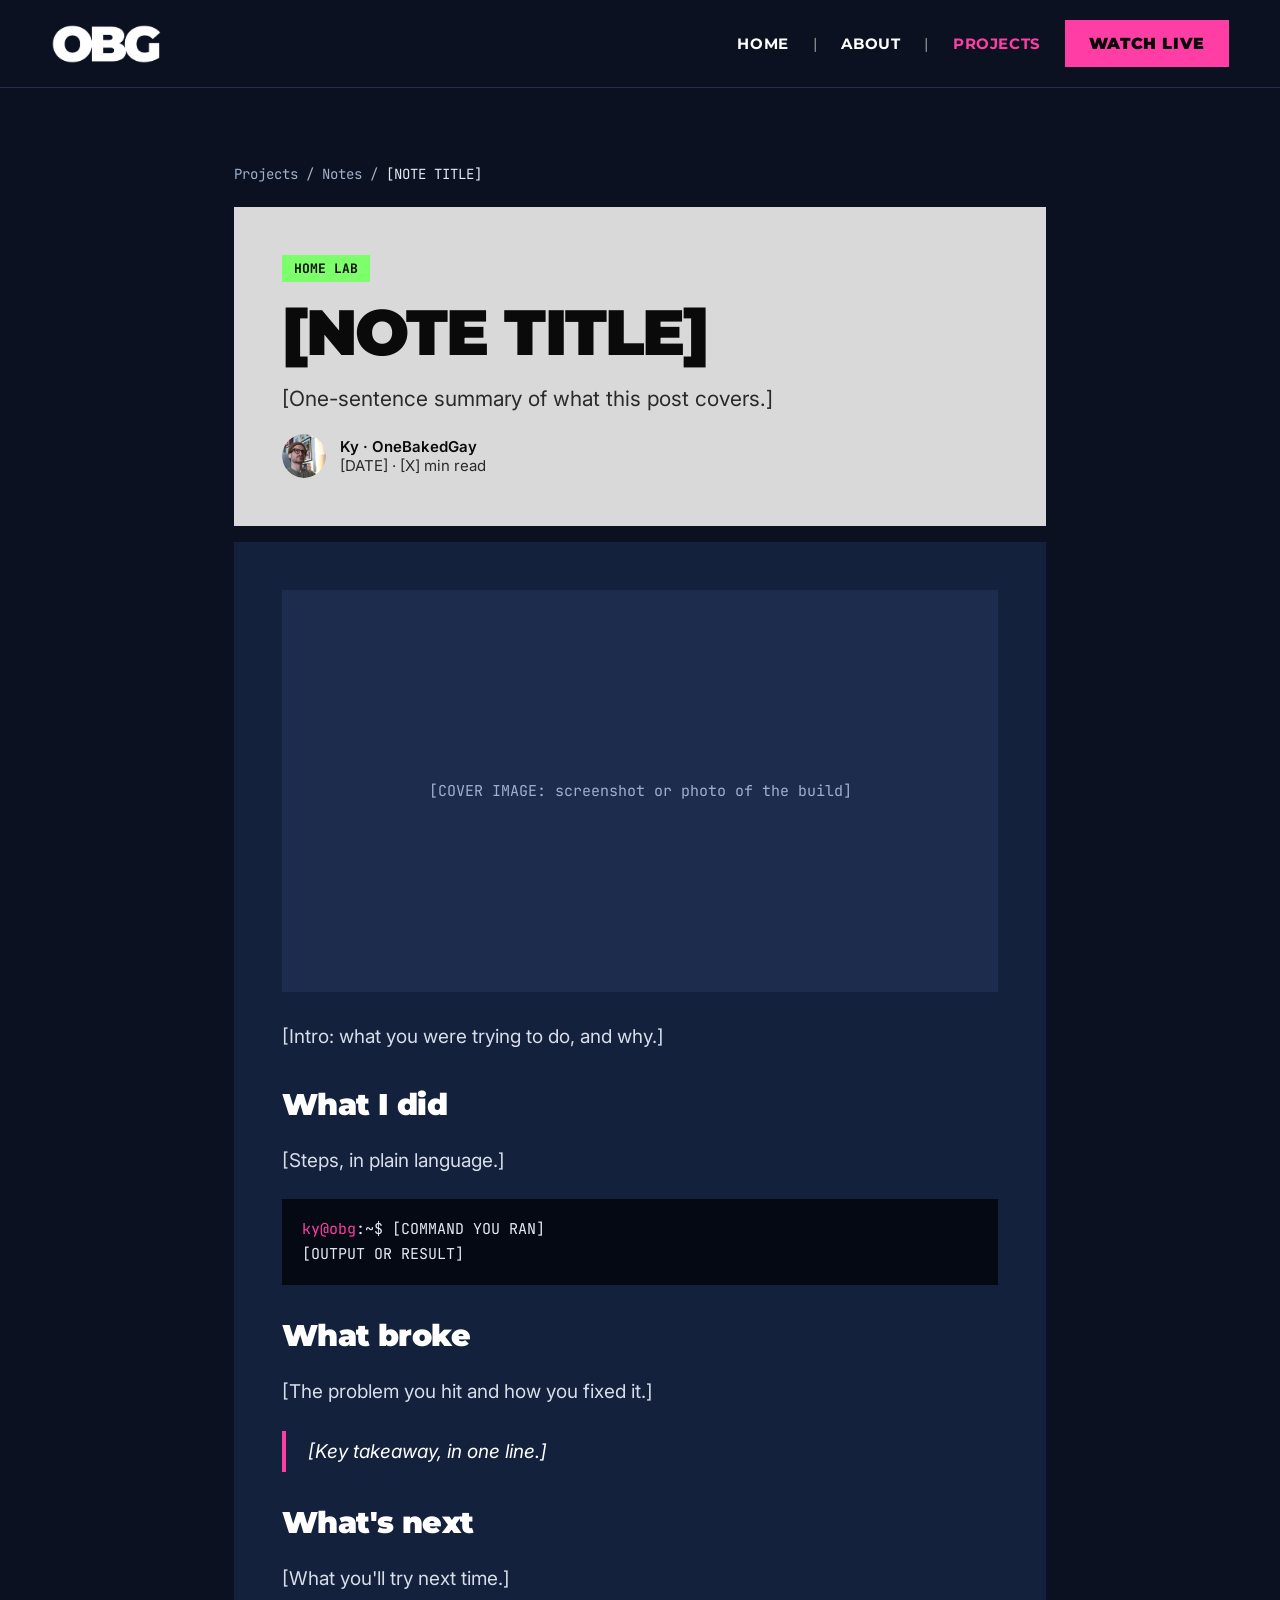
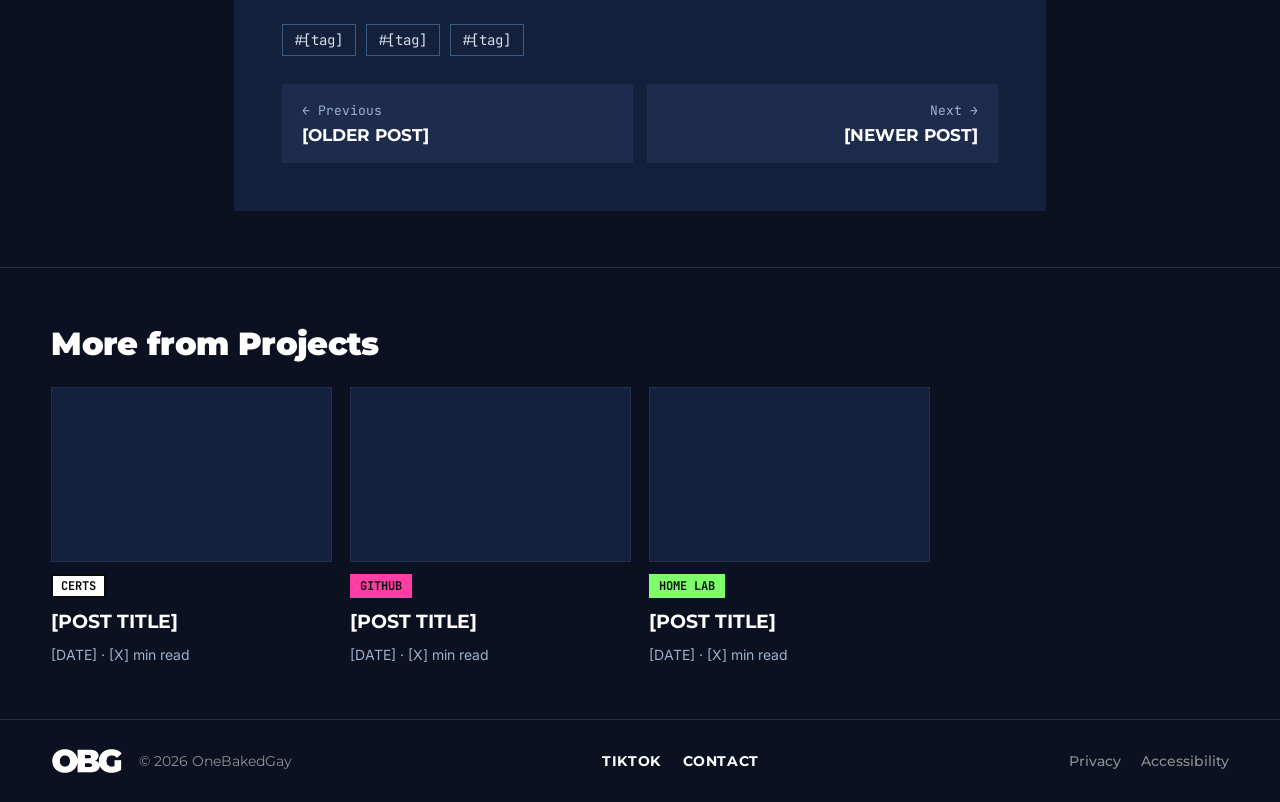
<file: notes/TEMPLATE.html>
<!doctype html>
<!--
  HOW TO WRITE A NEW POST
  1. Copy this file and rename it, e.g. notes/wazuh-on-a-pi.html
     (lowercase, dashes, no spaces: this becomes the web address).
  2. Replace everything in [BRACKETS].
  3. Pick ONE tag class: tag--homelab, tag--github or tag--certs.
  4. Add a card for it at the top of notes/index.html, and an
     entry in the activity log on projects.html.
-->
<html lang="en">
<head>
  <meta charset="utf-8">
  <meta name="viewport" content="width=device-width, initial-scale=1">
  <title>[NOTE TITLE] — OneBakedGay</title>
  <meta name="description" content="[One-sentence summary of what this post covers.]">
  <link rel="icon" href="../assets/img/ky-cam.png">
  <link rel="preconnect" href="https://fonts.googleapis.com">
  <link rel="preconnect" href="https://fonts.gstatic.com" crossorigin>
  <link rel="stylesheet" href="https://fonts.googleapis.com/css2?family=Montserrat:wght@500;700;900&family=Inter:wght@400;600&family=JetBrains+Mono:wght@400;700&display=swap">
  <link rel="stylesheet" href="../assets/css/style.css">
  <link rel="stylesheet" href="../assets/css/notes.css">
</head>
<body class="notes-page">

  <header class="site-header">
    <a class="logo" href="../index.html"><img src="../assets/img/obg-logo-white.png" alt="OneBakedGay home"></a>
    <nav class="site-nav" aria-label="Main">
      <a href="../index.html">HOME</a>
      <a href="../about.html">ABOUT</a>
      <a href="../projects.html" aria-current="page">PROJECTS</a>
      <a class="btn btn--pink" href="https://www.tiktok.com/">WATCH LIVE</a>
    </nav>
  </header>

  <main>
    <article class="post">
      <nav class="crumbs" aria-label="Breadcrumb">
        <a href="../projects.html">Projects</a><span>/</span><a href="index.html">Notes</a><span>/</span><span aria-current="page">[NOTE TITLE]</span>
      </nav>

      <!-- GREY TITLE TILE -->
      <header class="post__head">
        <span class="tag tag--homelab">HOME LAB</span>
        <h1 class="post__title">[NOTE TITLE]</h1>
        <p class="post__summary">[One-sentence summary of what this post covers.]</p>
        <div class="byline">
          <img src="../assets/img/ky-cam.png" alt="">
          <div><b>Ky · OneBakedGay</b><span>[DATE] · [X] min read</span></div>
        </div>
      </header>

      <!-- NAVY BODY TILE -->
      <div class="post__body">
        <!-- Swap the text for <img src="../assets/img/notes/your-image.jpg" alt="what it shows"> -->
        <figure class="cover">[COVER IMAGE: screenshot or photo of the build]</figure>

        <div class="prose">
          <p>[Intro: what you were trying to do, and why.]</p>

          <h2>What I did</h2>
          <p>[Steps, in plain language.]</p>
<pre><code><span class="you">ky@obg</span>:~$ [COMMAND YOU RAN]
[OUTPUT OR RESULT]</code></pre>

          <h2>What broke</h2>
          <p>[The problem you hit and how you fixed it.]</p>
          <blockquote>[Key takeaway, in one line.]</blockquote>

          <h2>What's next</h2>
          <p>[What you'll try next time.]</p>
        </div>

        <div class="chips"><span>#[tag]</span><span>#[tag]</span><span>#[tag]</span></div>

        <nav class="pager" aria-label="More posts">
          <a href="index.html"><small>← Previous</small>[OLDER POST]</a>
          <a href="index.html"><small>Next →</small>[NEWER POST]</a>
        </nav>
      </div>
    </article>

    <section class="more" aria-labelledby="more-h">
      <div class="more__inner">
        <h2 id="more-h">More from Projects</h2>
        <div class="cards">
          <a class="card" href="index.html"><div class="card__img"></div><span class="tag tag--certs">CERTS</span><span class="card__title">[POST TITLE]</span><span class="card__meta">[DATE] · [X] min read</span></a>
          <a class="card" href="index.html"><div class="card__img"></div><span class="tag tag--github">GITHUB</span><span class="card__title">[POST TITLE]</span><span class="card__meta">[DATE] · [X] min read</span></a>
          <a class="card" href="index.html"><div class="card__img"></div><span class="tag tag--homelab">HOME LAB</span><span class="card__title">[POST TITLE]</span><span class="card__meta">[DATE] · [X] min read</span></a>
        </div>
      </div>
    </section>
  </main>

  <footer class="site-footer">
    <div style="display: flex; align-items: center; gap: 16px">
      <a class="logo" href="../index.html"><img src="../assets/img/obg-logo-white.png" alt="OneBakedGay home"></a>
      <span style="color: #8F8F8F">© 2026 OneBakedGay</span>
    </div>
    <nav aria-label="Social">
      <a href="https://www.tiktok.com/">TIKTOK</a>
      <a href="../about.html">CONTACT</a>
    </nav>
    <div class="legal"><a href="../privacy.html">Privacy</a><a href="../accessibility.html">Accessibility</a></div>
  </footer>
</body>
</html>
</file>
<file: assets/css/style.css>
/* =========================================================
   OneBakedGay — shared styles
   Every page links this file, so a change here changes the
   whole site. Sections:
   1. Design tokens (colours, fonts) — edit these first
   2. Base / reset
   3. Layout helpers
   4. Site header + footer
   5. Buttons
   6. Windows 98 components
   7. Motion (scrolling band, blinking cursor)
   ========================================================= */

/* 1. DESIGN TOKENS ---------------------------------------- */
:root {
  --black: #0A0A0A;
  --white: #FFFFFF;
  --grey: #D9D9D9;        /* light grey bands */
  --muted: #B5B5B5;       /* secondary text on black */
  --pink: #FF3EA5;        /* accent: Watch Live, morning slots */
  --midnight: #14213D;    /* evening slots, Projects */
  --slate: #3D5A80;       /* clips button */
  --console: #0B1120;     /* projects + notes background */
  --green: #7CFF6B;       /* Home Lab tag */

  /* Windows 98 palette */
  --w98-face: #C0C0C0;
  --w98-shadow: #808080;
  --w98-light: #DFDFDF;
  --w98-title: linear-gradient(90deg, #000080, #1084D0);
  --w98-desktop: #008080;

  --font-display: 'Montserrat', 'Arial Black', sans-serif;
  --font-body: 'Inter', system-ui, sans-serif;
  --font-mono: 'JetBrains Mono', ui-monospace, monospace;
  --font-pixel: 'Pixelify Sans', Tahoma, sans-serif;

  --gutter: clamp(18px, 4vw, 56px);  /* page side padding */
}

/* 2. BASE ------------------------------------------------- */
*, *::before, *::after { box-sizing: border-box; }
html { -webkit-text-size-adjust: 100%; }
body {
  margin: 0;
  background: var(--black);
  color: var(--white);
  font-family: var(--font-display);
  overflow-x: clip;
}
img { display: block; max-width: 100%; }
a { color: inherit; }
a:hover { color: var(--pink); }
:focus-visible { outline: 3px solid var(--pink); outline-offset: 3px; }

/* Hidden but still read by screen readers */
.sr-only {
  position: absolute; width: 1px; height: 1px; overflow: hidden;
  clip: rect(0 0 0 0); white-space: nowrap;
}

/* 3. LAYOUT ----------------------------------------------- */
.band { padding: clamp(32px, 6vw, 110px) var(--gutter); }

/* 4. HEADER + FOOTER -------------------------------------- */
.site-header {
  display: flex; flex-wrap: wrap; align-items: center; justify-content: space-between;
  gap: 16px; padding: 20px var(--gutter); border-bottom: 1px solid #1E1E1E;
}
.site-header .logo img { height: 40px; }
.site-nav { display: flex; flex-wrap: wrap; align-items: center; gap: 24px;
  font-weight: 700; font-size: 15px; letter-spacing: 0.04em; }
.site-nav a { text-decoration: none; }
.site-nav a[aria-current="page"] { color: var(--pink); }

.site-footer {
  display: flex; flex-wrap: wrap; align-items: center; justify-content: space-between;
  gap: 16px 32px; padding: 28px var(--gutter); border-top: 1px solid #262626; font-size: 14px;
}
.site-footer .logo img { height: 26px; }
.site-footer nav { display: flex; flex-wrap: wrap; gap: 22px; font-weight: 700; letter-spacing: 0.04em; }
.site-footer a { text-decoration: none; }
.site-footer .legal { display: flex; gap: 20px; color: #8F8F8F; font-weight: 500; }

/* 5. BUTTONS ---------------------------------------------- */
.btn {
  display: inline-flex; align-items: center; justify-content: center; min-height: 44px;
  padding: 14px 24px; font-weight: 900; font-size: 16px; text-decoration: none; white-space: nowrap;
}
.btn--pink { background: var(--pink); color: var(--black); }
.btn--black { background: var(--black); color: var(--white); }
.btn--slate { background: var(--slate); color: var(--white); }
.btn:hover { filter: brightness(1.1); color: inherit; }

/* 6. WINDOWS 98 ------------------------------------------- */
.w98 {
  background: var(--w98-face); color: var(--black); padding: 3px;
  box-shadow: inset -1px -1px var(--black), inset 1px 1px var(--w98-light),
              inset -2px -2px var(--w98-shadow), inset 2px 2px var(--white),
              6px 6px 0 rgba(0, 0, 0, 0.35);
}
.w98__title {
  background: var(--w98-title); color: var(--white);
  display: flex; align-items: center; justify-content: space-between; gap: 8px;
  padding: 4px 4px 4px 8px; font: 700 15px var(--font-pixel);
}
.w98__title span { display: flex; align-items: center; gap: 6px; }
.w98__icon { width: 16px; height: 16px; image-rendering: pixelated; }
.w98-btn {
  background: var(--w98-face); color: var(--black); border: 0; cursor: pointer;
  font: 400 15px var(--font-pixel); text-decoration: none;
  box-shadow: inset -1px -1px var(--black), inset 1px 1px var(--white),
              inset -2px -2px var(--w98-shadow), inset 2px 2px var(--w98-light);
}
.w98-btn:active { box-shadow: inset 1px 1px var(--black), inset -1px -1px var(--white); }
.w98-btn--x { width: 22px; height: 20px; padding: 0; font: 700 13px Tahoma, sans-serif; }
.w98-inset {
  background: var(--white);
  box-shadow: inset -1px -1px var(--white), inset 1px 1px var(--w98-shadow),
              inset -2px -2px var(--w98-light), inset 2px 2px var(--black);
}

/* 7. MOTION ----------------------------------------------- */
@keyframes scroll-left { from { transform: translateX(0); } to { transform: translateX(-50%); } }
.marquee__track { display: inline-flex; animation: scroll-left 22s linear infinite; }

@keyframes blink { 0%, 49% { opacity: 1; } 50%, 100% { opacity: 0; } }
.cursor { display: inline-block; width: 10px; height: 1.1em; background: var(--white);
  vertical-align: middle; margin-left: 4px; animation: blink 1s steps(1) infinite; }

/* Respect people who turn off animations in their OS settings */
@media (prefers-reduced-motion: reduce) {
  .marquee__track, .cursor { animation: none; }
}

/* NOW PLAYING (shared by Home and About; filled in by nowplaying.js) */
.music__title, .music__artist { overflow: hidden; text-overflow: ellipsis; white-space: nowrap; min-width: 0; }
.music__status { flex: none; }
.music__status.is-live { animation: blink 1s steps(1) infinite; }
@media (prefers-reduced-motion: reduce) { .music__status.is-live { animation: none; } }
.music__link { text-align: center; line-height: 1.15; padding-top: 6px; padding-bottom: 6px; }
[data-game="name"].is-live::before { content: '● '; color: #1FA81F; }

/* Nav dividers: HOME | ABOUT | PROJECTS */
.site-nav a:not(.btn) + a:not(.btn)::before {
  content: '|'; margin-right: 24px; color: var(--muted); font-weight: 400;
}
</file>
<file: assets/css/home.css>
/* Home page only */

/* HERO --------------------------------------------------- */
.hero {
  display: grid;
  grid-template-columns: auto minmax(0, 760px);
  justify-content: space-between;
  gap: 32px;
  align-items: center;
  padding: clamp(32px, 6vw, 110px) var(--gutter) clamp(28px, 4vw, 60px);
}
.hero__logo { display: flex; align-items: center; }
.hero__cam {
  width: clamp(108px, 14vw, 380px); aspect-ratio: 1; border-radius: 50%; object-fit: cover;
}
.hero__bg {
  /* Font size = circle size / 0.7 so the cap height matches the O */
  font-weight: 900; font-size: clamp(154px, 20vw, 543px); line-height: 0.74;
  letter-spacing: -0.078em; margin-left: -0.058em;
}

/* The four 98 windows: two rows, each its own grid, so the
   edges line up and the gaps stay 24px */
.hero__windows { display: flex; flex-direction: column; gap: 24px; }
.win-row { display: grid; gap: 24px; align-items: start; }
.win-row--top    { grid-template-columns: minmax(0, 400fr) minmax(0, 326fr); }
.win-row--bottom { grid-template-columns: minmax(0, 250fr) minmax(0, 476fr); }
.now-rows { padding: 14px; display: flex; flex-direction: column; gap: 10px; font: 400 16px Tahoma, 'Segoe UI', sans-serif; }
.now-row { padding: 12px 14px; display: flex; justify-content: space-between; gap: 12px; }
.photo-frame { margin-top: 4px; padding: 6px; background: var(--w98-shadow); }
.photo-wide { width: 100%; aspect-ratio: 16 / 9; object-fit: cover; }
.photo-landscape { width: 100%; aspect-ratio: 3 / 2; object-fit: cover; }
.music { padding: 12px; display: flex; align-items: center; gap: 10px; }
.music__screen { flex: 1; min-width: 0; background: var(--black); padding: 12px 14px; font: 400 17px var(--font-pixel); }
.music__track { display: flex; justify-content: space-between; gap: 12px; color: var(--green); }
.music__artist { color: #4FB848; font-size: 14px; }
.music__link { flex: none; min-height: 44px; padding: 0 14px; display: flex; align-items: center; }

/* MARQUEE ------------------------------------------------ */
.marquee { position: relative; background: var(--grey); color: var(--black); }
/* Fade the scrolling words out before they reach the button */
.marquee::after { content: ''; position: absolute; top: 0; bottom: 0; right: 0; width: 420px;
  background: linear-gradient(90deg, rgba(217, 217, 217, 0), var(--grey) 140px); pointer-events: none; }
.marquee__strip { overflow: hidden; white-space: nowrap; padding: 22px 0;
  font-weight: 900; font-size: clamp(24px, 4vw, 56px); }
.marquee__track span { padding-right: 0.6em; }
.marquee__follow {
  position: absolute; top: 50%; right: var(--gutter); transform: translateY(-50%);
  z-index: 2;
}

/* SCHEDULE ----------------------------------------------- */
.schedule__head { display: flex; flex-wrap: wrap; justify-content: space-between; align-items: flex-end; gap: 20px; margin-bottom: 32px; }
.schedule__status { margin: 0 0 10px; font-weight: 700; font-size: 18px; color: var(--muted); }
.schedule__title { margin: 0; font-weight: 900; font-size: clamp(56px, 8vw, 112px); line-height: 0.85; letter-spacing: -0.04em; }
.schedule__side { display: flex; flex-direction: column; align-items: flex-end; gap: 10px; }
.schedule__tz { font-weight: 500; font-size: 15px; color: var(--muted); }

.days { display: flex; gap: 14px; overflow-x: auto; padding-bottom: 8px; }
.day { display: flex; flex-direction: column; flex: 1 0 140px; min-height: 300px; border: 3px solid #1E1E1E; }
.day--today { flex: 2.2 0 280px; border-color: var(--white); }
.day--past { opacity: 0.45; }
.day__head { display: flex; justify-content: space-between; align-items: center; padding: 14px 16px; font-weight: 900; font-size: 26px; }
.day--today .day__head { background: var(--white); color: var(--black); font-size: 40px; }
.day__tag { font-size: 13px; border: 2px solid var(--black); padding: 3px 8px; }
.slots { display: contents; }
.slot { flex: 1; padding: 16px; display: flex; flex-direction: column; justify-content: space-between; gap: 14px; }
.slot--am { background: var(--pink); color: var(--black); }
.slot--pm { background: var(--midnight); }
.slot__time { font-weight: 900; font-size: 28px; line-height: 1; }
.day--today .slot__time { font-size: 56px; }

/* ABOUT ME + PROJECTS ------------------------------- */
.split { display: grid; grid-template-columns: repeat(auto-fit, minmax(min(100%, 460px), 1fr)); }
.split__card { display: flex; align-items: center; justify-content: space-between; gap: 24px;
  padding: clamp(28px, 3vw, 44px) var(--gutter); text-decoration: none; }
.split__card--grey { background: var(--grey); color: var(--black); }
.split__card--navy { background: var(--midnight); color: var(--white); }
.split__card:hover { color: inherit; filter: brightness(1.08); }
.split__title { display: block; font-weight: 900; font-size: clamp(40px, 4.5vw, 80px); line-height: 0.85; letter-spacing: -0.04em; }
.split__sub { display: block; margin-top: 12px; font-weight: 500; font-size: clamp(15px, 1.5vw, 21px); line-height: 1.45; max-width: 36ch; opacity: 0.85; }
.split__arrow { flex: none; font-weight: 900; font-size: clamp(40px, 4.5vw, 80px); }

/* PHONES AND TABLETS ------------------------------------- */
/* Everything above is the desktop layout. Below 1100px wide
   the hero stacks; below 600px it becomes the phone layout. */
/* Tablets: logo on top, windows underneath */
@media (max-width: 1000px) {
  .hero { grid-template-columns: 1fr; }
  .hero__cam { width: clamp(108px, 22vw, 260px); }
  .hero__bg { font-size: clamp(154px, 31.4vw, 371px); }
}
@media (max-width: 600px) {
  .site-nav a:not(.btn) { display: none; }   /* keep just WATCH LIVE */
  /* Phones: flatten the two rows into one 2-column grid,
     then reorder: Now.exe, Now Playing, two square photos */
  .hero__windows { display: grid; grid-template-columns: 1fr 1fr; gap: 14px; }
  .win-row { display: contents; }
  .win-now   { grid-column: 1 / -1; order: 1; }
  .win-music { grid-column: 1 / -1; order: 2; }
  .win-photo1 { order: 3; } .win-photo2 { order: 4; }
  .photo-wide, .photo-landscape { aspect-ratio: 1; }
  .marquee::after { display: none; }
  .marquee__follow { position: static; transform: none; display: flex; }
  .schedule__side { align-items: stretch; width: 100%; }
  .days { flex-direction: column; overflow: visible; }
  .day, .day--today { flex: none; min-height: 0; }
  .day__head, .day--today .day__head { font-size: 18px; padding: 8px 12px; }
  .day .slots { display: grid; grid-template-columns: 1fr 1fr; }
  .slot__time, .day--today .slot__time { font-size: 16px; }
  .slot { padding: 10px 12px; gap: 4px; }
}
.now-row--link { text-decoration: none; color: inherit; }
.now-row--link span::after { content: ' →'; }
.now-row--link:hover b, .now-row--link:focus-visible b { text-decoration: underline; }
/* Now.exe fills the height of the photo beside it; the two rows share the space */
.win-row--top { align-items: stretch; }
.win-now { display: flex; flex-direction: column; }
.win-now .now-rows { flex: 1; }
.win-now .now-row { flex: 1; align-items: center; }

/* PHONES (from the canvas edit): just Now.exe and Now Playing under the logo;
   the two photo windows are desktop-only */
@media (max-width: 600px) {
  .win-photo1, .win-photo2 { display: none; }
}

/* PHONES: centre the OBG logo (photo O + BG) */
@media (max-width: 600px) {
  .hero__logo { justify-content: center; }
}
</file>
<file: assets/css/notes.css>
/* Notes (blog) pages: post layout + post list */

.notes-page {
  --panel: #14213D;   /* post body */
  --inset: #1D2C4D;   /* cover box, prev/next */
  --line: #22304D;
  --text: #D7DEEA;
  --dim: #9FB0CC;
  background: var(--console);
}
.notes-page .site-header, .notes-page .site-footer { border-color: var(--line); }

/* TAGS: one colour per project. Only the tag is coloured. */
.tag { align-self: flex-start; justify-self: start; padding: 5px 12px; font: 700 13px var(--font-mono); color: var(--black); }
.tag--homelab { background: var(--green); }
.tag--github { background: var(--pink); }
.tag--certs { background: var(--white); box-shadow: inset 0 0 0 2px var(--black); }

/* POST */
.post { max-width: 860px; margin: 0 auto; padding: clamp(32px, 6vw, 80px) 24px 56px; display: flex; flex-direction: column; gap: 16px; }
.crumbs { display: flex; flex-wrap: wrap; gap: 8px; margin-bottom: 8px; font: 400 14px var(--font-mono); color: var(--dim); }
.crumbs a { color: var(--dim); text-decoration: none; }
.crumbs a:hover { color: var(--pink); }
.crumbs [aria-current] { color: #E3EAF3; }

/* Grey title tile */
.post__head { background: var(--grey); color: var(--black); padding: clamp(22px, 4vw, 48px); display: flex; flex-direction: column; gap: 18px; }
.post__title { margin: 0; font-weight: 900; font-size: clamp(36px, 5vw, 64px); line-height: 1.02; letter-spacing: -0.03em; text-wrap: balance; }
.post__summary { margin: 0; font: 400 clamp(17px, 2vw, 21px)/1.55 var(--font-body); color: #2A2A2A; }
.byline { display: flex; align-items: center; gap: 14px; font: 400 15px var(--font-body); }
.byline img { width: 44px; height: 44px; border-radius: 50%; object-fit: cover; }
.byline b { display: block; font-weight: 600; }
.byline span { color: #2A2A2A; }

/* Navy body tile */
.post__body { background: var(--panel); padding: clamp(20px, 4vw, 48px); display: flex; flex-direction: column; gap: 28px; }
.cover { margin: 0; aspect-ratio: 16 / 9; background: var(--inset); display: flex; align-items: center; justify-content: center;
  font: 400 15px var(--font-mono); color: var(--dim); text-align: center; padding: 0 16px; overflow: hidden; }
.cover img { width: 100%; height: 100%; object-fit: cover; }

/* The writing itself. These style plain HTML tags, so writing a post is
   just <p>, <h2>, <pre>, <blockquote>, <ul>, <img>, no classes needed. */
.prose { display: flex; flex-direction: column; gap: 22px; font: 400 19px/1.75 var(--font-body); color: var(--text); }
.prose > * { margin: 0; }
.prose h2 { margin-top: 12px; font: 900 30px/1.15 var(--font-display); letter-spacing: -0.02em; color: var(--white); }
.prose a { color: var(--white); text-decoration-color: var(--pink); text-underline-offset: 3px; }
.prose code { font: 400 0.85em var(--font-mono); background: #050914; padding: 2px 6px; }
.prose pre { background: #050914; padding: 18px 20px; font: 400 15px/1.65 var(--font-mono); color: #E3EAF3; overflow-x: auto; }
.prose pre code { background: none; padding: 0; font-size: inherit; }
.prose .you { color: var(--pink); }   /* the ky@obg part of a prompt */
.prose blockquote { padding: 4px 0 4px 22px; border-left: 4px solid var(--pink); font-style: italic; color: var(--white); }
.prose ul, .prose ol { padding-left: 1.3em; }
.prose li + li { margin-top: 6px; }

.chips { display: flex; flex-wrap: wrap; gap: 10px; }
.chips span { border: 1px solid var(--slate); padding: 6px 12px; font: 400 14px var(--font-mono); color: var(--text); }

.pager { display: grid; grid-template-columns: repeat(2, minmax(0, 1fr)); gap: 14px; }
.pager a { background: var(--inset); padding: 18px 20px; display: flex; flex-direction: column; gap: 6px; text-decoration: none; font-weight: 700; font-size: 17px; }
.pager a:last-child { text-align: right; grid-column: 2; }
.pager a:only-child { grid-column: 1; text-align: left; }
.pager small { font: 400 13px var(--font-mono); color: var(--dim); }

/* POST CARDS: used on the notes list and "More from Projects" */
.more { border-top: 1px solid var(--line); padding: 56px var(--gutter); }
.more__inner { max-width: 1200px; margin: 0 auto; display: flex; flex-direction: column; gap: 24px; }
.more h2, .list-title { margin: 0; font-weight: 900; letter-spacing: -0.02em; }
.more h2 { font-size: 32px; }
.cards { display: grid; grid-template-columns: repeat(auto-fill, minmax(260px, 1fr)); gap: 18px; }
.card { display: flex; flex-direction: column; gap: 12px; text-decoration: none; }
.card__img { aspect-ratio: 16 / 10; background: var(--panel); border: 1px solid var(--line); overflow: hidden; }
.card__img img { width: 100%; height: 100%; object-fit: cover; }
.card .tag { font-size: 12px; padding: 4px 10px; }
.card__title { font-weight: 700; font-size: 19px; line-height: 1.25; }
.card__meta { font: 400 14px var(--font-body); color: var(--dim); }

/* NOTES LIST PAGE */
.list { max-width: 1200px; margin: 0 auto; padding: clamp(32px, 6vw, 80px) var(--gutter) 64px; display: flex; flex-direction: column; gap: 28px; }
.list-title { font-size: clamp(56px, 8vw, 112px); line-height: 0.85; letter-spacing: -0.05em; }
.list-intro { margin: 0; max-width: 60ch; font: 400 19px/1.6 var(--font-body); color: var(--text); }

/* PHONES */
@media (max-width: 600px) {
  .site-nav a:not(.btn) { display: none; }   /* keep just WATCH LIVE */
  .site-header .logo img { height: 28px; }
  .post { padding: 20px 14px 32px; gap: 12px; }
  .crumbs { font-size: 12px; }
  .byline img { width: 36px; height: 36px; }
  .byline { font-size: 13px; }
  .prose { font-size: 17px; gap: 16px; }
  .prose h2 { font-size: 24px; margin-top: 8px; }
  .prose pre { font-size: 13px; padding: 14px; }
  .pager { grid-template-columns: minmax(0, 1fr); }
  .pager a:last-child { grid-column: auto; }
  .more { padding: 28px 18px; }
  .more h2 { font-size: 24px; }
  /* cards become compact rows: thumbnail left, text right */
  .more .cards { grid-template-columns: minmax(0, 1fr); gap: 0; }
  .more .card { display: grid; grid-template-columns: 84px minmax(0, 1fr); gap: 4px 12px; align-items: center; padding: 8px 0; border-bottom: 1px solid #16213A; }
  .more .card__img { grid-row: span 3; height: 60px; aspect-ratio: auto; border: 0; }
  .more .card__title { font-size: 15px; }
  .more .card__meta { font-size: 12px; }
}
</file>
<file: assets/css/projects.css>
/* Projects page: a terminal / console dashboard */

.console-page {
  --panel: #14213D;      /* tiles + roadmap (same as --midnight) */
  --deep: #050914;       /* log background */
  --line: #22304D;       /* thin borders */
  --dim: #9FB0CC;        /* labels */
  --faint: #6E7F9E;      /* dates */
  --path: #7FA7D9;       /* ~/projects in the prompt */
  background: var(--console);
  font-family: var(--font-display);
}

/* TOP BAR */
.topbar { display: flex; flex-wrap: wrap; justify-content: space-between; align-items: center; gap: 14px 28px; padding: 28px var(--gutter) 0; }
.topbar__left { display: flex; align-items: center; gap: 22px; }
.topbar .logo img { height: 38px; }
.prompt, .cmd-nav, .status, .label, .log__hint, .log__body { font-family: var(--font-mono); }
.prompt { font-weight: 700; font-size: 18px; color: #E3EAF3; }
.prompt__user { color: var(--pink); }
.prompt__path { color: var(--path); }
.cursor { margin-left: 4px; vertical-align: middle; }

.cmd-nav { display: flex; gap: 20px; font-size: 15px; }
.cmd-nav a { color: var(--dim); text-decoration: none; }
.cmd-nav a:hover, .cmd-nav a[aria-current="page"] { color: var(--white); }

.status { display: flex; align-items: center; gap: 12px; font-weight: 700; font-size: 15px; }
.status__dot { width: 12px; height: 12px; border-radius: 50%; background: var(--green); animation: pulse 1.6s ease-in-out infinite; }
.status__clock { color: var(--dim); }
@keyframes pulse { 50% { opacity: 0.35; } }

/* MAIN */
.console { padding: 22px var(--gutter) 48px; display: flex; flex-direction: column; gap: 22px; }
.console__title { margin: 0; font-weight: 900; font-size: clamp(56px, 8vw, 112px); line-height: 0.85; letter-spacing: -0.05em; }
.label { margin: 0; font-size: 14px; font-weight: 700; color: var(--dim); }

/* TILES. --tile-color is set on each tile in the HTML. */
.tiles { display: grid; grid-template-columns: repeat(3, minmax(0, 1fr)); gap: 16px; }
.tile {
  display: flex; flex-direction: column; gap: 16px; padding: 22px; text-align: left;
  background: var(--panel); color: var(--white); font-family: inherit; cursor: pointer;
  border: 3px solid var(--panel);
}
.tile:hover { border-color: #2A3D66; }
.tile[aria-pressed="true"] { border-color: var(--tile-color); }   /* the selected filter */
.tile__top { display: flex; justify-content: space-between; align-items: center; gap: 10px; }
.tile__kicker { font: 700 14px var(--font-mono); color: var(--dim); }
.tile__badge { font: 700 12px var(--font-mono); padding: 4px 8px; background: var(--tile-color); color: var(--black); }
.tile__title { font-weight: 900; font-size: 40px; line-height: 0.95; letter-spacing: -0.02em; }
.tile__stats { display: grid; grid-template-columns: repeat(3, minmax(0, 1fr)); gap: 10px; }
.stat { display: flex; flex-direction: column; gap: 4px; background: var(--console); padding: 10px 12px; min-width: 0; }
.stat b { font: 700 22px var(--font-mono); overflow-wrap: anywhere; }
.stat span { font-weight: 500; font-size: 13px; color: var(--dim); }

/* LOWER: roadmap + log side by side */
.lower { display: grid; grid-template-columns: minmax(280px, 380px) minmax(0, 1fr); gap: 16px; align-items: stretch; }

/* ROADMAP: each step draws its own dot (::before) and connecting line (::after) */
.roadmap { background: var(--panel); padding: 22px 26px; display: flex; flex-direction: column; gap: 18px; }
.steps { list-style: none; margin: 0; padding: 0; }
.step { position: relative; padding: 0 0 26px 40px; display: flex; flex-direction: column; align-items: flex-start; gap: 8px; }
.step::before {   /* the dot */
  content: ''; position: absolute; left: 0; top: 0; width: 22px; height: 22px; border-radius: 50%;
  border: 3px solid var(--white); background: transparent;
}
.step::after {    /* the line down to the next dot */
  content: ''; position: absolute; left: 10px; top: 26px; bottom: 4px; width: 3px; background: var(--slate);
}
.step:last-child { padding-bottom: 0; }
.step:last-child::after { display: none; }
.step__name { font-weight: 900; font-size: 24px; line-height: 1; }
.step__tag { font: 700 12px var(--font-mono); padding: 3px 8px; color: var(--dim); border: 1px solid var(--slate); }
.step--done::before { background: var(--pink); border-color: var(--pink); }
.step--done::after { background: var(--pink); }
.step--done .step__tag { background: var(--pink); border-color: var(--pink); color: var(--black); }
.step--next::before { background: var(--white); }

/* ACTIVITY LOG */
.log { background: var(--deep); border: 1px solid var(--line); display: flex; flex-direction: column; min-width: 0; }
.log__head { display: flex; flex-wrap: wrap; justify-content: space-between; gap: 6px 16px; padding: 12px 18px; border-bottom: 1px solid var(--line); }
.log__hint { font-size: 14px; font-weight: 700; color: var(--dim); }
.log__body { padding: 12px 18px; display: flex; flex-direction: column; gap: 8px; font-size: 16px; }
.entry { display: flex; gap: 18px; padding: 4px 6px; margin: 0 -6px; text-decoration: none; }
.entry:hover, .entry:focus-visible { background: var(--midnight); color: inherit; }
.entry[hidden] { display: none; }
.entry__date, .entry__open { color: var(--faint); flex: none; }
.entry__src { width: 90px; flex: none; }
.entry__msg { color: #E3EAF3; flex: 1; min-width: 0; }
.entry[data-src="certs"] .entry__src { color: var(--grey); }
.entry[data-src="github"] .entry__src { color: var(--pink); }
.entry[data-src="home-lab"] .entry__src { color: var(--green); }
.log__prompt { margin: 6px 0 0; }

@media (prefers-reduced-motion: reduce) { .status__dot { animation: none; } }

/* TABLETS: tiles stack, roadmap goes above the log */
@media (max-width: 1000px) {
  .tiles { grid-template-columns: minmax(0, 1fr); }
  .lower { grid-template-columns: minmax(0, 1fr); }
}

/* PHONES */
@media (max-width: 600px) {
  .topbar { padding-top: 16px; }
  .topbar .logo img { height: 28px; }
  .prompt { font-size: 14px; }
  .status { display: none; }
  .cmd-nav { width: 100%; font-size: 13px; gap: 14px; }
  .console { gap: 18px; padding-bottom: 32px; }
  .console__title { font-size: 60px; }
  .tile { padding: 16px; gap: 12px; }
  .tile__kicker { font-size: 12px; }
  .tile__title { font-size: 28px; }
  .tile__stats { gap: 6px; }
  .stat { padding: 8px; }
  .stat b { font-size: 16px; }
  .stat span { font-size: 11px; }
  .roadmap { padding: 18px; }
  .step { flex-direction: row; justify-content: space-between; align-items: flex-start; padding-left: 34px; padding-bottom: 18px; }
  .step::before { width: 20px; height: 20px; }
  .step::after { left: 9px; top: 24px; }
  .step__name { font-size: 18px; }
  .log__hint { display: none; }
  .log__body { padding: 6px 14px 12px; gap: 0; font-size: 14px; }
  /* Each entry becomes two lines: date + source, then the message */
  .entry { flex-wrap: wrap; gap: 3px 10px; margin: 0; padding: 10px 0; border-bottom: 1px solid #16213A; min-height: 44px; }
  .entry__date, .entry__src { font-size: 12px; }
  .entry__src { width: auto; }
  .entry__msg { flex: 1 1 calc(100% - 30px); }   /* wide enough to force it onto line two */
  .entry__open { font-size: 0; }
  .entry__open::after { content: '→'; font-size: 14px; }
  .log__prompt { margin-top: 10px; font-size: 13px; }
}

/* PROJECT DOCS: blog-style cards for project logs */
.docs { display: flex; flex-direction: column; gap: 14px; }
.docs__head { display: flex; flex-wrap: wrap; justify-content: space-between; align-items: baseline; gap: 8px 16px; padding-top: 10px; }
.docs__all { font: 700 14px var(--font-mono); color: var(--dim); text-decoration: none; }
.docs__all:hover { color: var(--white); }
.docs__grid { display: grid; grid-template-columns: repeat(auto-fill, minmax(280px, 1fr)); gap: 16px; }
.doc { background: var(--panel); padding: 20px 22px; display: flex; flex-direction: column; gap: 12px; border: 1px solid var(--line); }
.doc[hidden] { display: none; }
.doc:hover { border-color: var(--slate); }
.doc__top { display: flex; justify-content: space-between; align-items: center; gap: 10px; }
.doc__date { font: 400 13px var(--font-mono); color: var(--faint); }
.doc__title { margin: 0; font-weight: 900; font-size: 22px; line-height: 1.15; letter-spacing: -0.01em; }
.doc__title a { text-decoration: none; }
.doc__title a:hover { text-decoration: underline; text-decoration-color: var(--pink); }
.doc__sum { margin: 0; font: 400 15px/1.55 var(--font-body); color: #D7DEEA; flex: 1; }
.doc__links { display: flex; flex-wrap: wrap; gap: 18px; font: 700 14px var(--font-mono); }
.doc__links a { color: var(--dim); text-decoration: none; }
.doc__links a:hover { color: var(--white); }
.docs__empty { margin: 0; font: 400 15px var(--font-mono); color: var(--faint); }

/* Tags (same colours as the notes pages) */
.tag { padding: 4px 10px; font: 700 12px var(--font-mono); color: var(--black); }
.tag--homelab { background: var(--green); }
.tag--github { background: var(--pink); }
.tag--certs { background: var(--white); }
</file>
